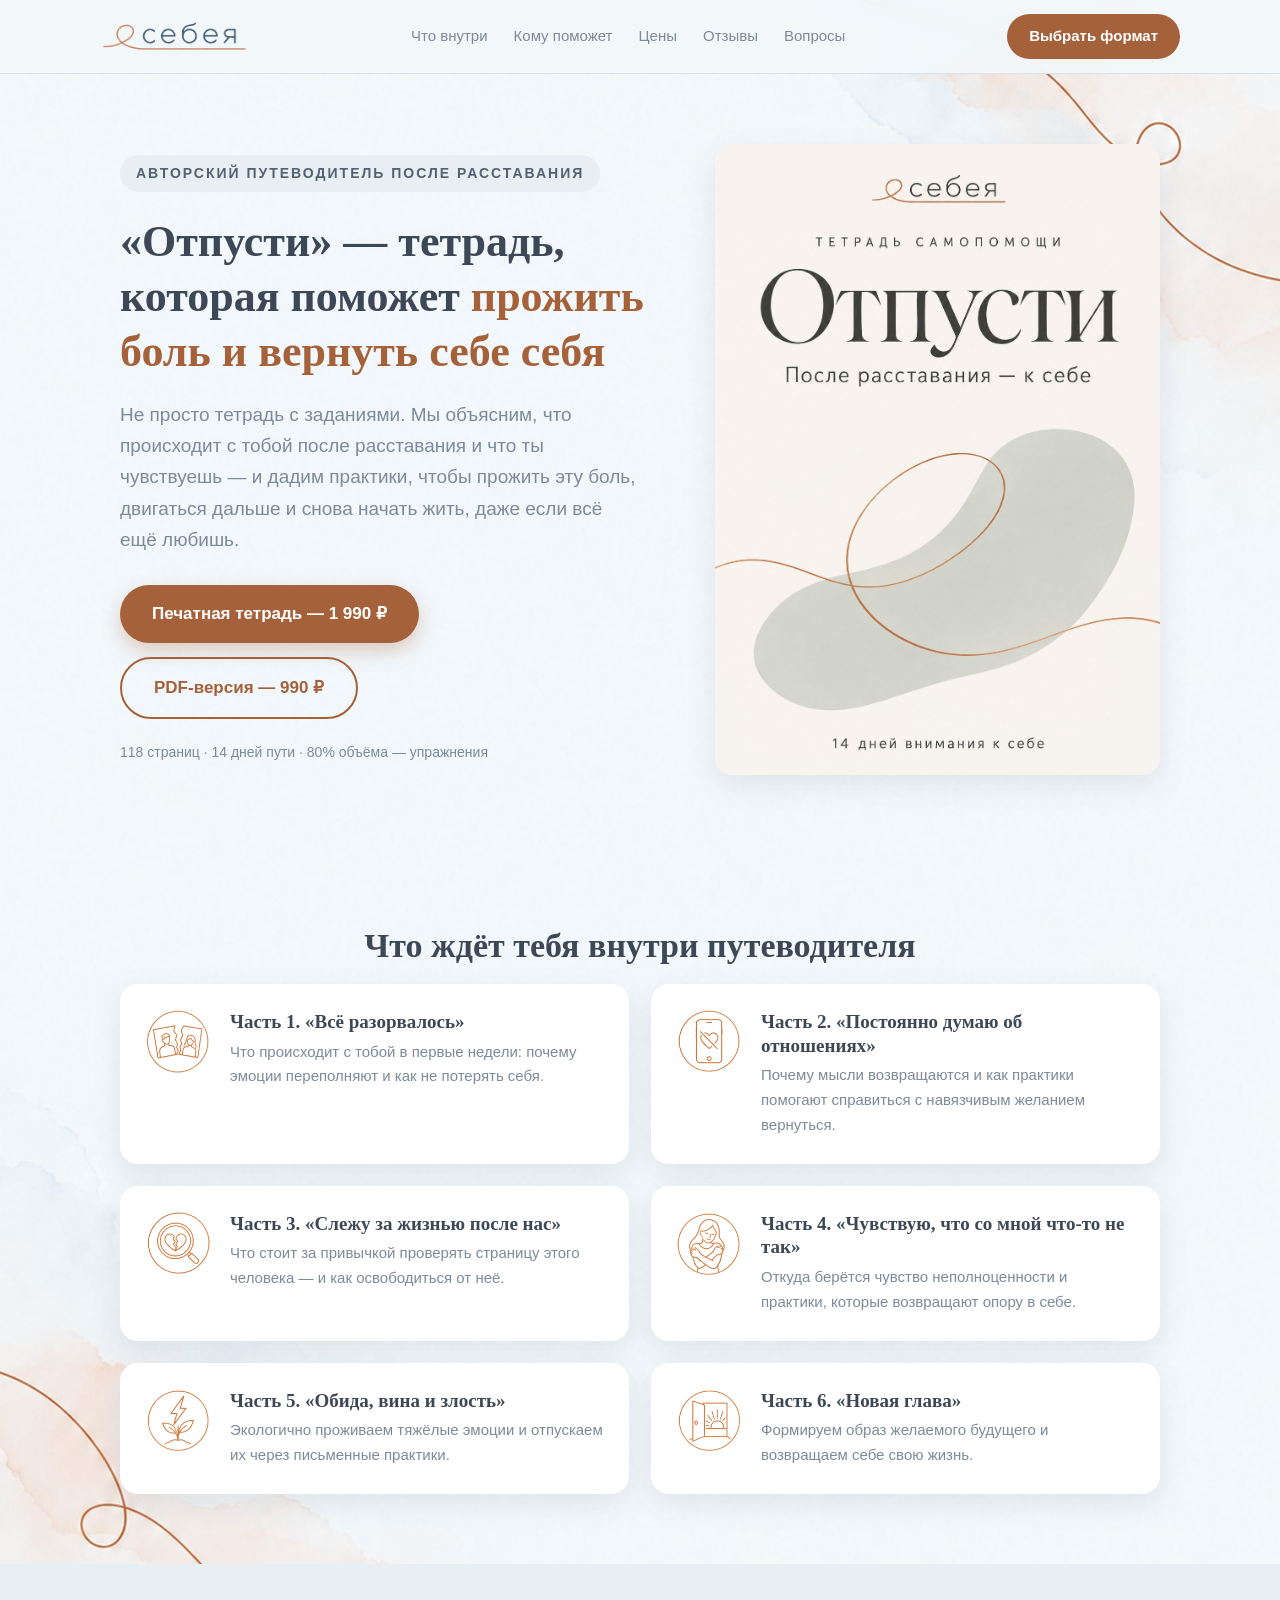
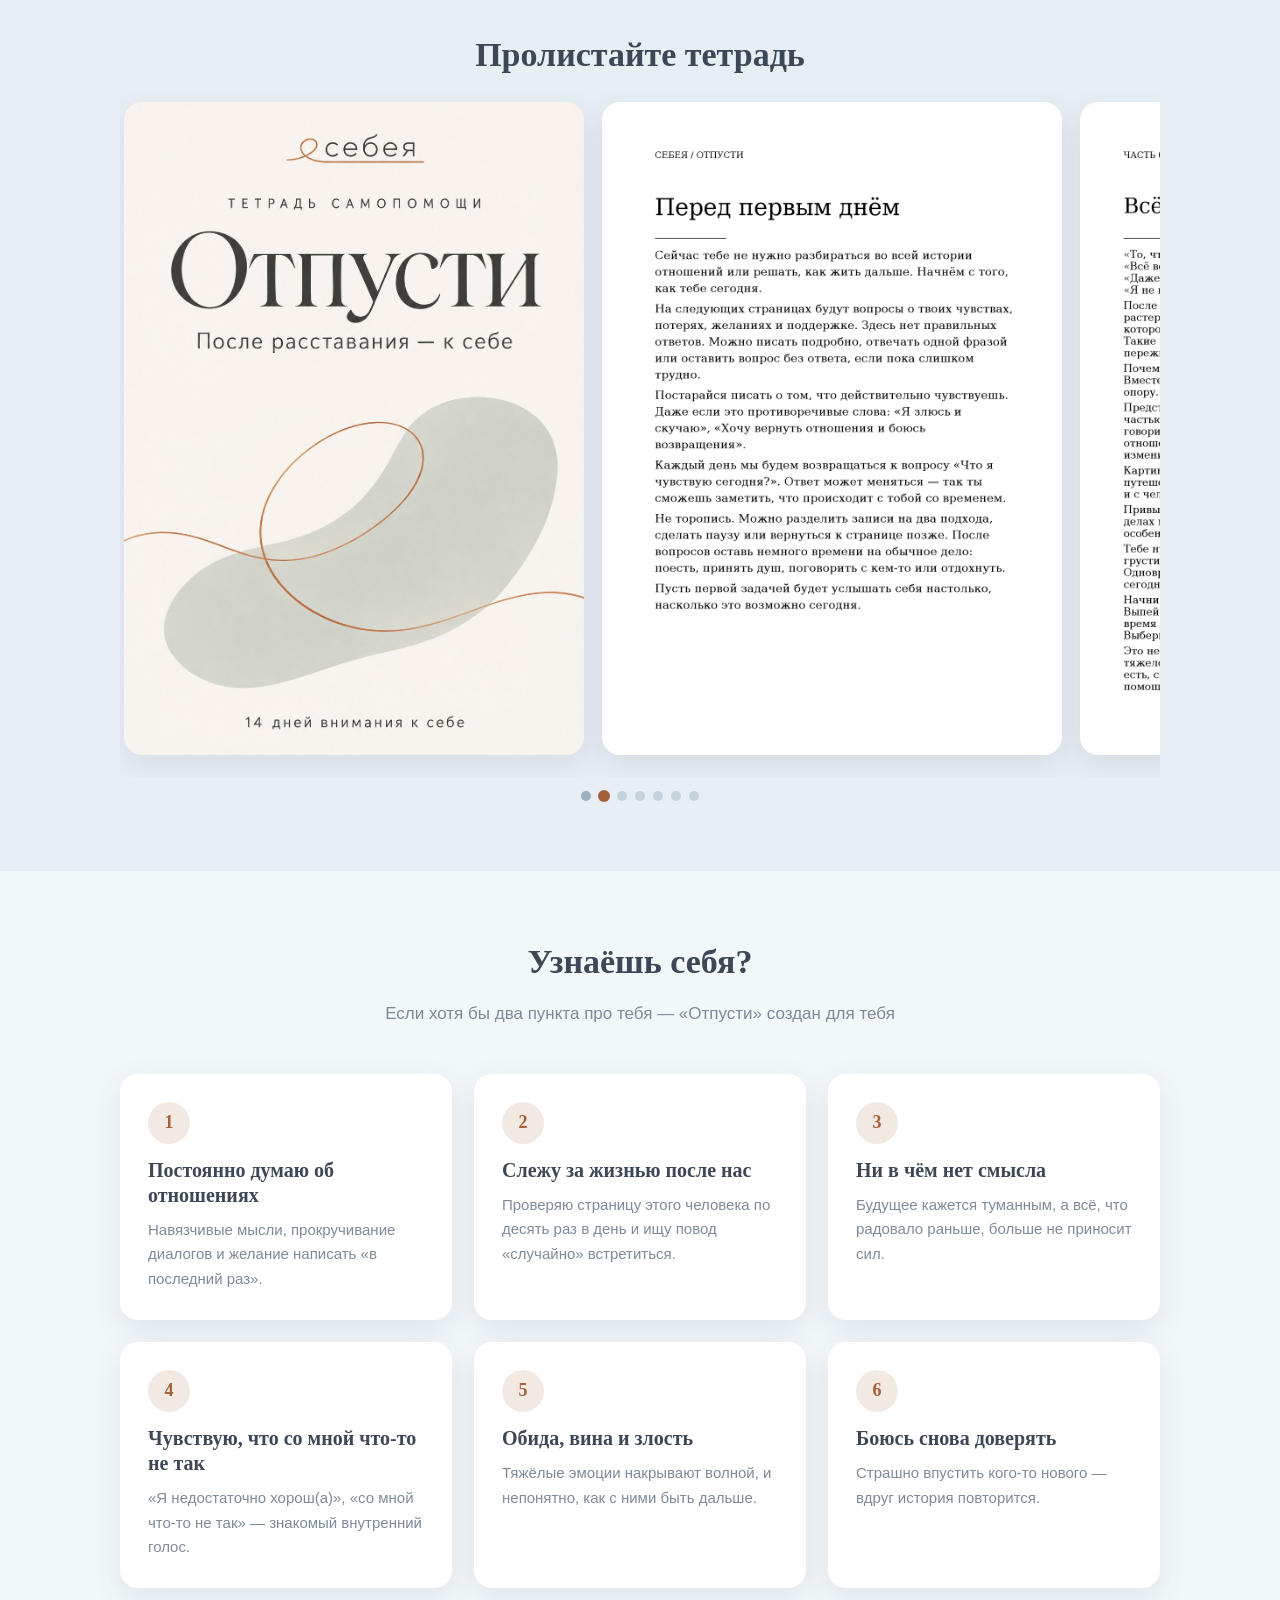
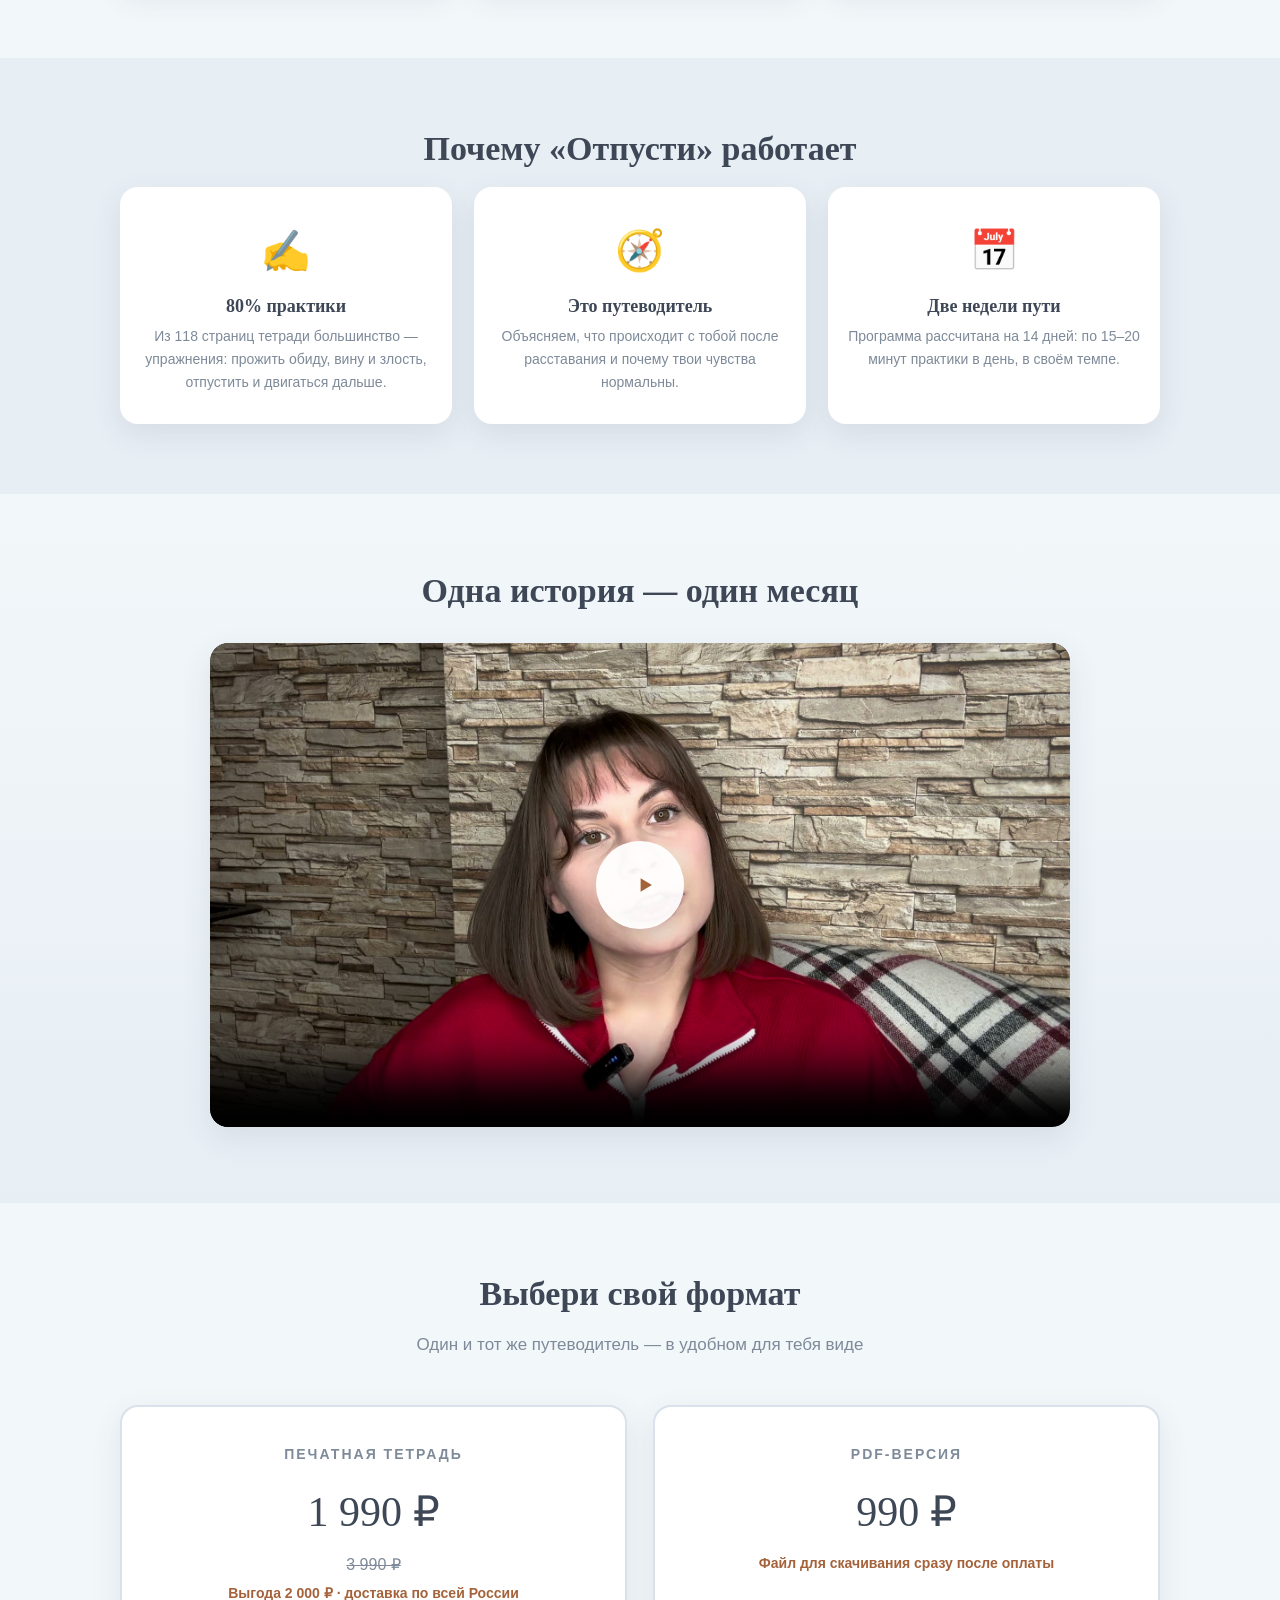
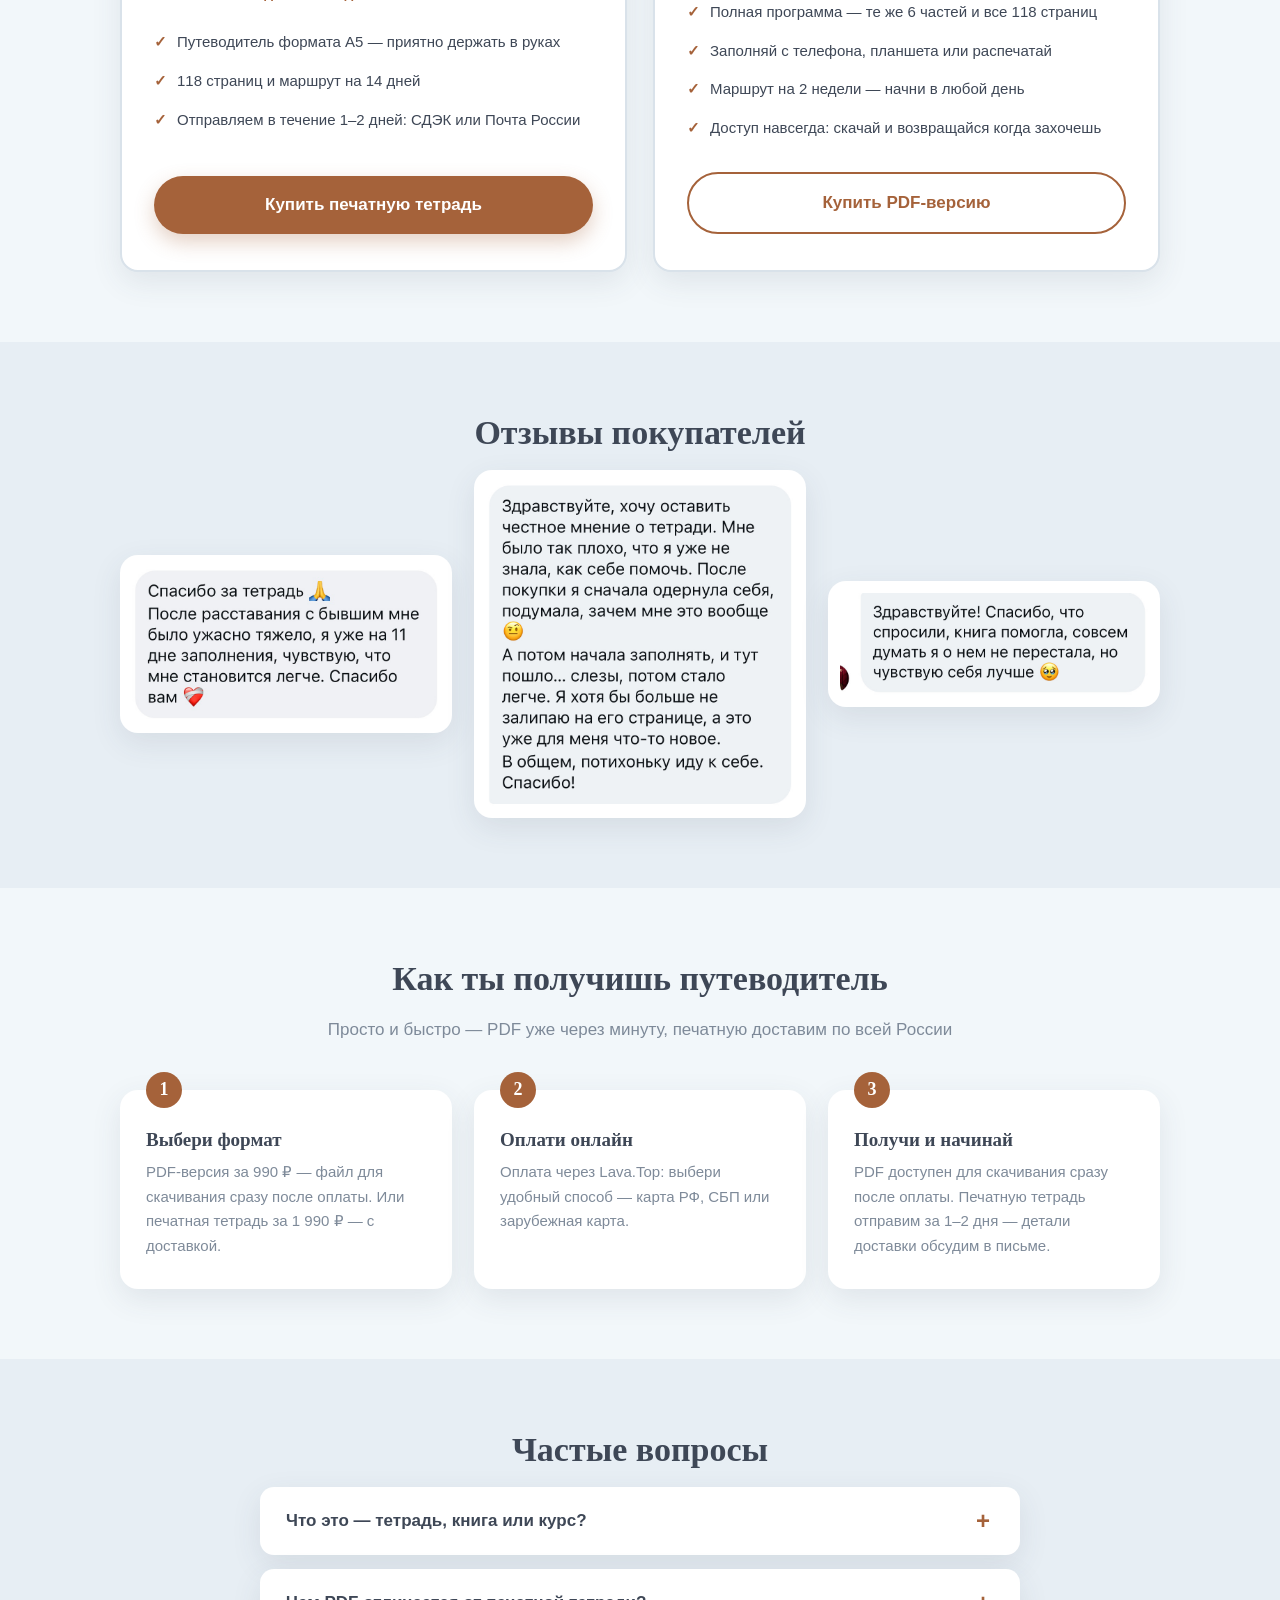
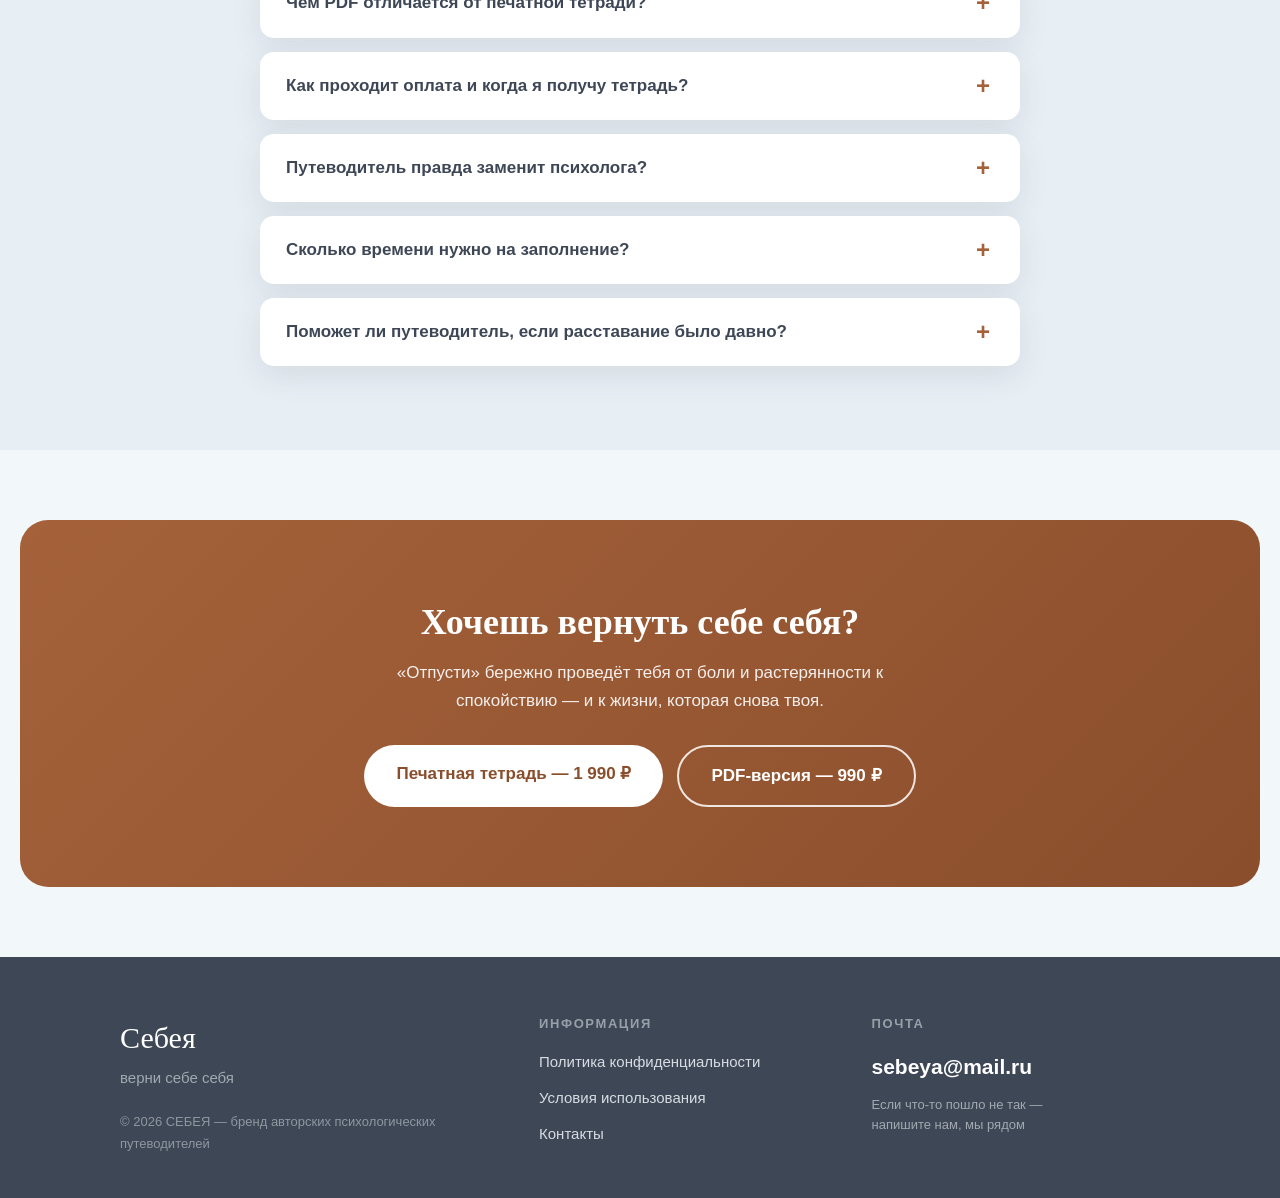
<file: index.html>
<!DOCTYPE html>
<html lang="ru">
<head>
  <meta charset="UTF-8">
  <meta name="viewport" content="width=device-width, initial-scale=1.0">
  <title>Себея — тетрадь «Отпусти»: пережить расставание за 2 недели</title>
  <meta name="description" content="«Отпусти» — авторская тетрадь самопомощи после расставания: 118 страниц, путь на 14 дней, 80% объёма — упражнения. PDF за 990 ₽ или печатная за 1 990 ₽.">
  <link rel="stylesheet" href="css/style.css?v=17">
  <link rel="icon" type="image/svg+xml" href="img/logo.svg">

  <!-- Yandex.Metrika counter -->
  <script type="text/javascript">
      (function(m,e,t,r,i,k,a){
          m[i]=m[i]||function(){(m[i].a=m[i].a||[]).push(arguments)};
          m[i].l=1*new Date();
          for (var j = 0; j < document.scripts.length; j++) {if (document.scripts[j].src === r) { return; }}
          k=e.createElement(t),a=e.getElementsByTagName(t)[0],k.async=1,k.src=r,a.parentNode.insertBefore(k,a)
      })(window, document,'script','https://mc.yandex.ru/metrika/tag.js?id=113660247', 'ym');

      ym(113660247, 'init', {ssr:true, webvisor:true, clickmap:true, ecommerce:"dataLayer", referrer: document.referrer, url: location.href, accurateTrackBounce:true, trackLinks:true});
  </script>
  <!-- /Yandex.Metrika counter -->

  <!-- Meta Pixel Code -->
  <script>
  !function(f,b,e,v,n,t,s)
  {if(f.fbq)return;n=f.fbq=function(){n.callMethod?
  n.callMethod.apply(n,arguments):n.queue.push(arguments)};
  if(!f._fbq)f._fbq=n;n.push=n;n.loaded=!0;n.version='2.0';
  n.queue=[];t=b.createElement(e);t.async=!0;
  t.src=v;s=b.getElementsByTagName(e)[0];
  s.parentNode.insertBefore(t,s)}(window, document,'script',
  'https://connect.facebook.net/en_US/fbevents.js');
  fbq('init', '1431070221989734');
  fbq('track', 'PageView');
  </script>
  <noscript><img height="1" width="1" style="display:none"
  src="https://www.facebook.com/tr?id=1431070221989734&ev=PageView&noscript=1"
  /></noscript>
  <!-- End Meta Pixel Code -->
</head>
<body>
  <noscript><div><img src="https://mc.yandex.ru/watch/113660247" style="position:absolute; left:-9999px;" alt="" /></div></noscript>

  <!-- Шапка -->
  <header class="site-header">
    <div class="container header-inner">
      <a class="logo" href="index.html"><img src="img/logo.png" alt="Себея"></a>
      <nav class="main-nav">
        <a href="#inside">Что внутри</a>
        <a href="#for-whom">Кому поможет</a>
        <a href="#price">Цены</a>
        <a href="#reviews">Отзывы</a>
        <a href="#faq">Вопросы</a>
      </nav>
      <button class="nav-toggle" id="navToggle" aria-label="Меню" aria-expanded="false">☰</button>
      <a class="header-cta" href="#price">Выбрать формат</a>
    </div>
  </header>

  <!-- Hero -->
  <section class="hero">
    <div class="container hero-grid">
      <div>
        <span class="eyebrow">Авторский путеводитель после расставания</span>
        <h1>«Отпусти» — тетрадь, которая поможет <em>прожить боль и вернуть себе себя</em></h1>
        <p class="lead">Не просто тетрадь с заданиями. Мы объясним, что происходит с тобой после расставания и что ты чувствуешь — и дадим практики, чтобы прожить эту боль, двигаться дальше и снова начать жить, даже если всё ещё любишь.</p>
        <div class="hero-actions">
          <a href="#" class="btn btn-primary" data-buy="notebook">Печатная тетрадь — 1 990 ₽</a>
          <a href="#" class="btn btn-ghost" data-buy="pdf">PDF-версия — 990 ₽</a>
        </div>
        <p class="hero-note">118 страниц · 14 дней пути · 80% объёма — упражнения</p>
      </div>
      <div class="hero-image">
        <img src="img/cover.jpg" alt="Обложка тетради «Отпусти» — «После расставания — к себе»">
      </div>
    </div>
  </section>

  <!-- Что внутри -->
  <section class="section" id="inside">
    <div class="container">
      <h2 class="section-title">Что ждёт тебя внутри путеводителя</h2>
      <div class="parts">
        <div class="part">
          <div class="part-icon"><img src="img/part-1.png" alt=""></div>
          <div>
            <h3>Часть 1. «Всё разорвалось»</h3>
            <p>Что происходит с тобой в первые недели: почему эмоции переполняют и как не потерять себя.</p>
          </div>
        </div>
        <div class="part">
          <div class="part-icon"><img src="img/part-2.png" alt=""></div>
          <div>
            <h3>Часть 2. «Постоянно думаю об отношениях»</h3>
            <p>Почему мысли возвращаются и как практики помогают справиться с навязчивым желанием вернуться.</p>
          </div>
        </div>
        <div class="part">
          <div class="part-icon"><img src="img/part-3.png" alt=""></div>
          <div>
            <h3>Часть 3. «Слежу за жизнью после нас»</h3>
            <p>Что стоит за привычкой проверять страницу этого человека — и как освободиться от неё.</p>
          </div>
        </div>
        <div class="part">
          <div class="part-icon"><img src="img/part-4.png" alt=""></div>
          <div>
            <h3>Часть 4. «Чувствую, что со мной что-то не так»</h3>
            <p>Откуда берётся чувство неполноценности и практики, которые возвращают опору в себе.</p>
          </div>
        </div>
        <div class="part">
          <div class="part-icon"><img src="img/part-5.png" alt=""></div>
          <div>
            <h3>Часть 5. «Обида, вина и злость»</h3>
            <p>Экологично проживаем тяжёлые эмоции и отпускаем их через письменные практики.</p>
          </div>
        </div>
        <div class="part">
          <div class="part-icon"><img src="img/part-6.png" alt=""></div>
          <div>
            <h3>Часть 6. «Новая глава»</h3>
            <p>Формируем образ желаемого будущего и возвращаем себе свою жизнь.</p>
          </div>
        </div>
      </div>
    </div>
  </section>

  <!-- Пролистайте тетрадь (бесплатная часть) -->
  <section class="section section-alt">
    <div class="container">
      <h2 class="section-title">Пролистайте тетрадь</h2>
      <div class="preview-row">
        <img class="preview-card" src="img/free/free-01.jpg" alt="Обложка тетради «Отпусти» — «После расставания — к себе»">
        <img class="preview-card" src="img/free/free-02.png" alt="Страница «Перед первым днём» — как устроена тетрадь">
        <img class="preview-card" src="img/free/free-03.png" alt="Часть 01. «Всё разорвалось» — начало пути">
        <img class="preview-card" src="img/free/free-04.png" alt="День 01. «Как мне сейчас» — старт программы">
        <img class="preview-card" src="img/free/free-05.png" alt="Практика дня: «Что я чувствую сегодня?» — и место для своего ответа">
        <img class="preview-card" src="img/free/free-06.png" alt="Практика дня: «Что сейчас даётся мне тяжелее всего?»">
        <img class="preview-card" src="img/free/free-07.png" alt="Практика: «Что изменилось в моей повседневной жизни после расставания?»">
      </div>
    </div>
  </section>

  <!-- Кому поможет -->
  <section class="section" id="for-whom">
    <div class="container">
      <h2 class="section-title">Узнаёшь себя?</h2>
      <p class="section-sub">Если хотя бы два пункта про тебя — «Отпусти» создан для тебя</p>
      <div class="pains-grid">
        <div class="pain">
          <div class="num">1</div>
          <h3>Постоянно думаю об отношениях</h3>
          <p>Навязчивые мысли, прокручивание диалогов и желание написать «в последний раз».</p>
        </div>
        <div class="pain">
          <div class="num">2</div>
          <h3>Слежу за жизнью после нас</h3>
          <p>Проверяю страницу этого человека по десять раз в день и ищу повод «случайно» встретиться.</p>
        </div>
        <div class="pain">
          <div class="num">3</div>
          <h3>Ни в чём нет смысла</h3>
          <p>Будущее кажется туманным, а всё, что радовало раньше, больше не приносит сил.</p>
        </div>
        <div class="pain">
          <div class="num">4</div>
          <h3>Чувствую, что со мной что-то не так</h3>
          <p>«Я недостаточно хорош(а)», «со мной что-то не так» — знакомый внутренний голос.</p>
        </div>
        <div class="pain">
          <div class="num">5</div>
          <h3>Обида, вина и злость</h3>
          <p>Тяжёлые эмоции накрывают волной, и непонятно, как с ними быть дальше.</p>
        </div>
        <div class="pain">
          <div class="num">6</div>
          <h3>Боюсь снова доверять</h3>
          <p>Страшно впустить кого-то нового — вдруг история повторится.</p>
        </div>
      </div>
    </div>
  </section>

  <!-- Особенности -->
  <section class="section section-alt">
    <div class="container">
      <h2 class="section-title">Почему «Отпусти» работает</h2>
      <div class="features-grid">
        <div class="feature">
          <span class="icon">✍️</span>
          <h3>80% практики</h3>
          <p>Из 118 страниц тетради большинство — упражнения: прожить обиду, вину и злость, отпустить и двигаться дальше.</p>
        </div>
        <div class="feature">
          <span class="icon">🧭</span>
          <h3>Это путеводитель</h3>
          <p>Объясняем, что происходит с тобой после расставания и почему твои чувства нормальны.</p>
        </div>
        <div class="feature">
          <span class="icon">📅</span>
          <h3>Две недели пути</h3>
          <p>Программа рассчитана на 14 дней: по 15–20 минут практики в день, в своём темпе.</p>
        </div>
      </div>
    </div>
  </section>

  <!-- Видео-история: месяц с тетрадью -->
  <section class="section section-story" id="story">
    <div class="container">
      <h2 class="section-title">Одна история — один месяц</h2>
      <div class="story-player" id="story-player">
        <video id="story-video" controls preload="none" playsinline poster="img/story/poster.jpg">
          <source src="img/story/story-video.mp4" type="video/mp4">
          Твой браузер не поддерживает встроенное видео.
        </video>
        <button class="story-play" id="story-play" type="button" aria-label="Смотреть видео-историю">
          <svg viewBox="0 0 64 64" aria-hidden="true"><path d="M26 20 L46 32 L26 44 Z"/></svg>
        </button>
      </div>
    </div>
  </section>

  <!-- Цены -->
  <section class="section" id="price">
    <div class="container">
      <h2 class="section-title">Выбери свой формат</h2>
      <p class="section-sub">Один и тот же путеводитель — в удобном для тебя виде</p>
      <div class="plan-cards">
        <div class="plan">
          <div class="plan-name">Печатная тетрадь</div>
          <div class="plan-price">1 990 ₽</div>
          <div class="plan-old">3 990 ₽</div>
          <div class="plan-save">Выгода 2 000 ₽ · доставка по всей России</div>
          <ul>
            <li>Путеводитель формата А5 — приятно держать в руках</li>
            <li>118 страниц и маршрут на 14 дней</li>
            <li>Отправляем в течение 1–2 дней: СДЭК или Почта России</li>
          </ul>
          <a href="#" class="btn btn-primary" data-buy="notebook">Купить печатную тетрадь</a>
        </div>
        <div class="plan">
          <div class="plan-name">PDF-версия</div>
          <div class="plan-price">990 ₽</div>
          <div class="plan-save">Файл для скачивания сразу после оплаты</div>
          <ul>
            <li>Полная программа — те же 6 частей и все 118 страниц</li>
            <li>Заполняй с телефона, планшета или распечатай</li>
            <li>Маршрут на 2 недели — начни в любой день</li>
            <li>Доступ навсегда: скачай и возвращайся когда захочешь</li>
          </ul>
          <a href="#" class="btn btn-ghost" data-buy="pdf">Купить PDF-версию</a>
        </div>
      </div>
    </div>
  </section>

  <!-- Отзывы покупателей (реальные скрины) -->
  <section class="section section-alt" id="reviews">
    <div class="container">
      <h2 class="section-title">Отзывы покупателей</h2>
      <div class="reviews-grid">
        <figure class="review-card">
          <img src="img/reviews/otziv-2.png" alt="Скрин отзыва: «я уже на 11 дне заполнения, чувствую, что мне становится легче»">
        </figure>
        <figure class="review-card">
          <img src="img/reviews/otziv-1.png" alt="Скрин отзыва: «начала заполнять, и тут пошло… слёзы, потом стало легче. Я хотя бы больше не залипаю на его странице»">
        </figure>
        <figure class="review-card">
          <img src="img/reviews/otziv-3.png" alt="Скрин отзыва: «совсем думать о нём не перестала, но чувствую себя лучше»">
        </figure>
      </div>
    </div>
  </section>

  <!-- Как получишь -->
  <section class="section" id="how">
    <div class="container">
      <h2 class="section-title">Как ты получишь путеводитель</h2>
      <p class="section-sub">Просто и быстро — PDF уже через минуту, печатную доставим по всей России</p>
      <div class="steps">
        <div class="step">
          <h3>Выбери формат</h3>
          <p>PDF-версия за 990 ₽ — файл для скачивания сразу после оплаты. Или печатная тетрадь за 1 990 ₽ — с доставкой.</p>
        </div>
        <div class="step">
          <h3>Оплати онлайн</h3>
          <p>Оплата через Lava.Top: выбери удобный способ — карта РФ, СБП или зарубежная карта.</p>
        </div>
        <div class="step">
          <h3>Получи и начинай</h3>
          <p>PDF доступен для скачивания сразу после оплаты. Печатную тетрадь отправим за 1–2 дня — детали доставки обсудим в письме.</p>
        </div>
      </div>
    </div>
  </section>

  <!-- FAQ -->
  <section class="section section-alt" id="faq">
    <div class="container">
      <h2 class="section-title">Частые вопросы</h2>
      <div class="faq">
        <details>
          <summary>Что это — тетрадь, книга или курс?</summary>
          <p>Это путеводитель. В каждой части мы коротко и понятно объясняем, что с тобой происходит после расставания и почему твои чувства нормальны, а дальше — практики, которые ты выполняешь в своём темпе. Всего в тетради 118 страниц, и 80% объёма — упражнения.</p>
        </details>
        <details>
          <summary>Чем PDF отличается от печатной тетради?</summary>
          <p>Содержание одинаковое: все 6 частей и все 118 страниц. PDF за 990 ₽ — сразу после оплаты открывается доступ к файлу для скачивания: заполняешь с телефона или распечатываешь. Печатная тетрадь за 1 990 ₽ — это красивый физический путеводитель формата А5, который мы отправляем доставкой по России.</p>
        </details>
        <details>
          <summary>Как проходит оплата и когда я получу тетрадь?</summary>
          <p>Оплата проходит через сервис Lava.Top: сначала выбираешь удобный способ оплаты — карту РФ, СБП или зарубежную карту. Если приобретаешь PDF-версию, файл можно скачать прямо на Lava сразу после оплаты. Если печатную — после оплаты жди от нас письмо о том, что заказ принят: мы запросим адрес, номер телефона и почту для связи, рассчитаем скорость и стоимость доставки и отправим тетрадь. Сроки и стоимость доставки зависят от выбранной транспортной компании, а упаковка и отправка самой тетради занимают 1–2 дня.</p>
        </details>
        <details>
          <summary>Путеводитель правда заменит психолога?</summary>
          <p>Внутри — те же практики и техники, которые психолог даёт на сессиях по проработке расставания, только ты проходишь их в своём темпе, за 1 990 ₽ вместо 30 000 ₽ за курс из 10 сессий. При этом при глубоких травмах и острых состояниях (депрессия, панические атаки) мы честно рекомендуем живого специалиста — путеводитель в таких случаях работает как поддержка, а не как замена терапии.</p>
        </details>
        <details>
          <summary>Сколько времени нужно на заполнение?</summary>
          <p>Программа рассчитана на 2 недели: по 15–20 минут практики в день. Но темп задаёшь ты — можно двигаться быстрее или медленнее, это твоя история.</p>
        </details>
        <details>
          <summary>Поможет ли путеводитель, если расставание было давно?</summary>
          <p>Да. Практики работают и со «свежими» расставаниями, и с давними историями, которые всё ещё цепляют. Многие покупатели говорят, что именно с «Отпусти» наконец-то закрыли гештальт многолетней давности.</p>
        </details>
      </div>
    </div>
  </section>

  <!-- Финальный CTA -->
  <div class="final-cta">
    <h2>Хочешь вернуть себе себя?</h2>
    <p>«Отпусти» бережно проведёт тебя от боли и растерянности к спокойствию — и к жизни, которая снова твоя.</p>
    <div class="final-cta-actions">
      <a href="#" class="btn" data-buy="notebook">Печатная тетрадь — 1 990 ₽</a>
      <a href="#" class="btn btn-ghost" data-buy="pdf">PDF-версия — 990 ₽</a>
    </div>
  </div>

  <!-- Подвал -->
  <footer class="site-footer">
    <div class="container footer-grid">
      <div>
        <div class="footer-logo">Себея</div>
        <p class="footer-tagline">верни себе себя</p>
        <p class="footer-copy">© 2026 СЕБЕЯ — бренд авторских психологических путеводителей</p>
      </div>
      <div class="footer-col">
        <h4>Информация</h4>
        <div class="footer-links">
          <a href="politika-konfidencialnosti.html">Политика конфиденциальности</a>
          <a href="usloviya-ispolzovaniya.html">Условия использования</a>
          <a href="kontakty.html">Контакты</a>
        </div>
      </div>
      <div class="footer-col">
        <h4>Почта</h4>
        <a class="footer-mail" href="mailto:sebeya@mail.ru">sebeya@mail.ru</a>
        <p class="footer-note">Если что-то пошло не так —<br>напишите нам, мы рядом</p>
      </div>
    </div>
  </footer>

  <script src="js/main.js?v=16"></script>
</body>
</html>
</file>
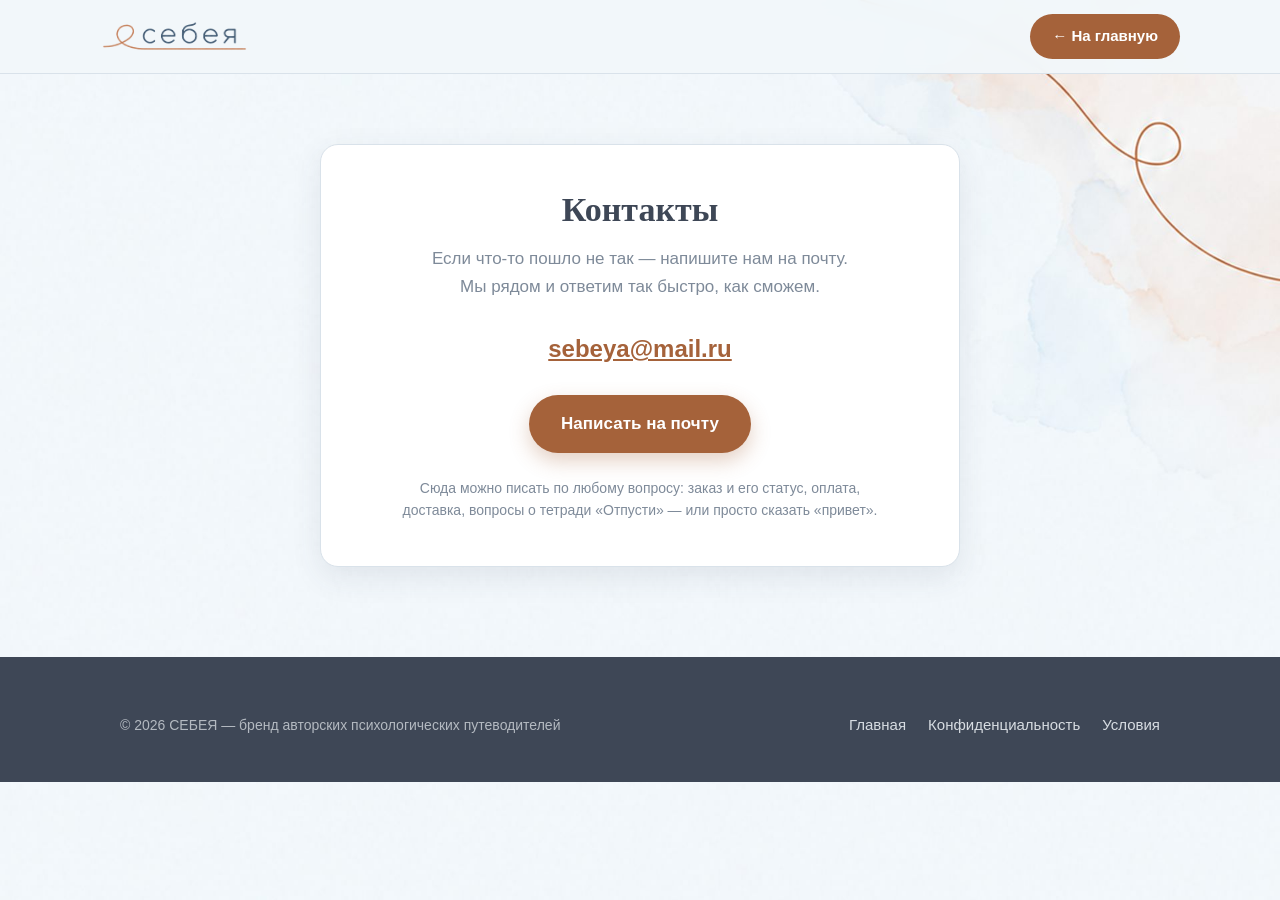
<file: kontakty.html>
<!DOCTYPE html>
<html lang="ru">
<head>
  <meta charset="UTF-8">
  <meta name="viewport" content="width=device-width, initial-scale=1.0">
  <title>Контакты | Себея</title>
  <meta name="description" content="Контакты бренда Себея: почта для вопросов о заказе, оплате и доставке тетради «Отпусти».">
  <link rel="stylesheet" href="css/style.css?v=11">
  <link rel="icon" type="image/svg+xml" href="img/logo.svg">
  <style>
    /* Контакты — единственная страница с собственной мини-вёрсткой */
    .contacts-wrap { padding: 70px 0 90px; }
    .contacts-card {
      max-width: 640px;
      margin: 0 auto;
      background: var(--white);
      border: 1px solid var(--line);
      border-radius: var(--radius);
      box-shadow: var(--shadow);
      padding: 44px 40px;
      text-align: center;
    }
    .contacts-card h1 { font-size: 34px; margin-bottom: 14px; }
    .contacts-lead {
      font-size: 17px;
      color: var(--muted);
      margin-bottom: 28px;
    }
    .contacts-mail {
      display: block;
      font-size: 24px;
      font-weight: bold;
      color: var(--primary);
      margin-bottom: 26px;
      word-break: break-all;
    }
    .contacts-mail:hover { color: var(--primary-dark); }
    .contacts-note {
      font-size: 14px;
      color: var(--muted);
      margin-top: 24px;
      line-height: 1.6;
    }
    @media (max-width: 600px) {
      .contacts-card { padding: 32px 22px; }
      .contacts-card h1 { font-size: 28px; }
      .contacts-mail { font-size: 20px; }
    }
  </style>

  <!-- Yandex.Metrika counter -->
  <script type="text/javascript">
      (function(m,e,t,r,i,k,a){
          m[i]=m[i]||function(){(m[i].a=m[i].a||[]).push(arguments)};
          m[i].l=1*new Date();
          for (var j = 0; j < document.scripts.length; j++) {if (document.scripts[j].src === r) { return; }}
          k=e.createElement(t),a=e.getElementsByTagName(t)[0],k.async=1,k.src=r,a.parentNode.insertBefore(k,a)
      })(window, document,'script','https://mc.yandex.ru/metrika/tag.js?id=113660247', 'ym');

      ym(113660247, 'init', {ssr:true, webvisor:true, clickmap:true, ecommerce:"dataLayer", referrer: document.referrer, url: location.href, accurateTrackBounce:true, trackLinks:true});
  </script>
  <!-- /Yandex.Metrika counter -->

  <!-- Meta Pixel Code -->
  <script>
  !function(f,b,e,v,n,t,s)
  {if(f.fbq)return;n=f.fbq=function(){n.callMethod?
  n.callMethod.apply(n,arguments):n.queue.push(arguments)};
  if(!f._fbq)f._fbq=n;n.push=n;n.loaded=!0;n.version='2.0';
  n.queue=[];t=b.createElement(e);t.async=!0;
  t.src=v;s=b.getElementsByTagName(e)[0];
  s.parentNode.insertBefore(t,s)}(window, document,'script',
  'https://connect.facebook.net/en_US/fbevents.js');
  fbq('init', '1431070221989734');
  fbq('track', 'PageView');
  </script>
  <noscript><img height="1" width="1" style="display:none"
  src="https://www.facebook.com/tr?id=1431070221989734&ev=PageView&noscript=1"
  /></noscript>
  <!-- End Meta Pixel Code -->
</head>
<body>
  <noscript><div><img src="https://mc.yandex.ru/watch/113660247" style="position:absolute; left:-9999px;" alt="" /></div></noscript>

  <!-- Шапка -->
  <header class="site-header">
    <div class="container header-inner">
      <a class="logo" href="index.html"><img src="img/logo.png" alt="Себея"></a>
      <a class="header-cta" href="index.html">← На главную</a>
    </div>
  </header>

  <main class="contacts-wrap">
    <div class="container">
      <div class="contacts-card">
        <h1>Контакты</h1>
        <p class="contacts-lead">Если что-то пошло не так — напишите нам на почту.<br>Мы рядом и ответим так быстро, как сможем.</p>

        <a class="contacts-mail" href="mailto:sebeya@mail.ru">sebeya@mail.ru</a>

        <a class="btn btn-primary" href="mailto:sebeya@mail.ru">Написать на почту</a>

        <p class="contacts-note">
          Сюда можно писать по любому вопросу: заказ и его статус, оплата,<br>
          доставка, вопросы о тетради «Отпусти» — или просто сказать «привет».
        </p>
      </div>
    </div>
  </main>

  <footer class="site-footer">
    <div class="container footer-inner">
      <div>© 2026 СЕБЕЯ — бренд авторских психологических путеводителей</div>
      <div class="footer-links">
        <a href="index.html">Главная</a>
        <a href="politika-konfidencialnosti.html">Конфиденциальность</a>
        <a href="usloviya-ispolzovaniya.html">Условия</a>
      </div>
    </div>
  </footer>

  <script src="js/main.js?v=10"></script>
</body>
</html>
</file>
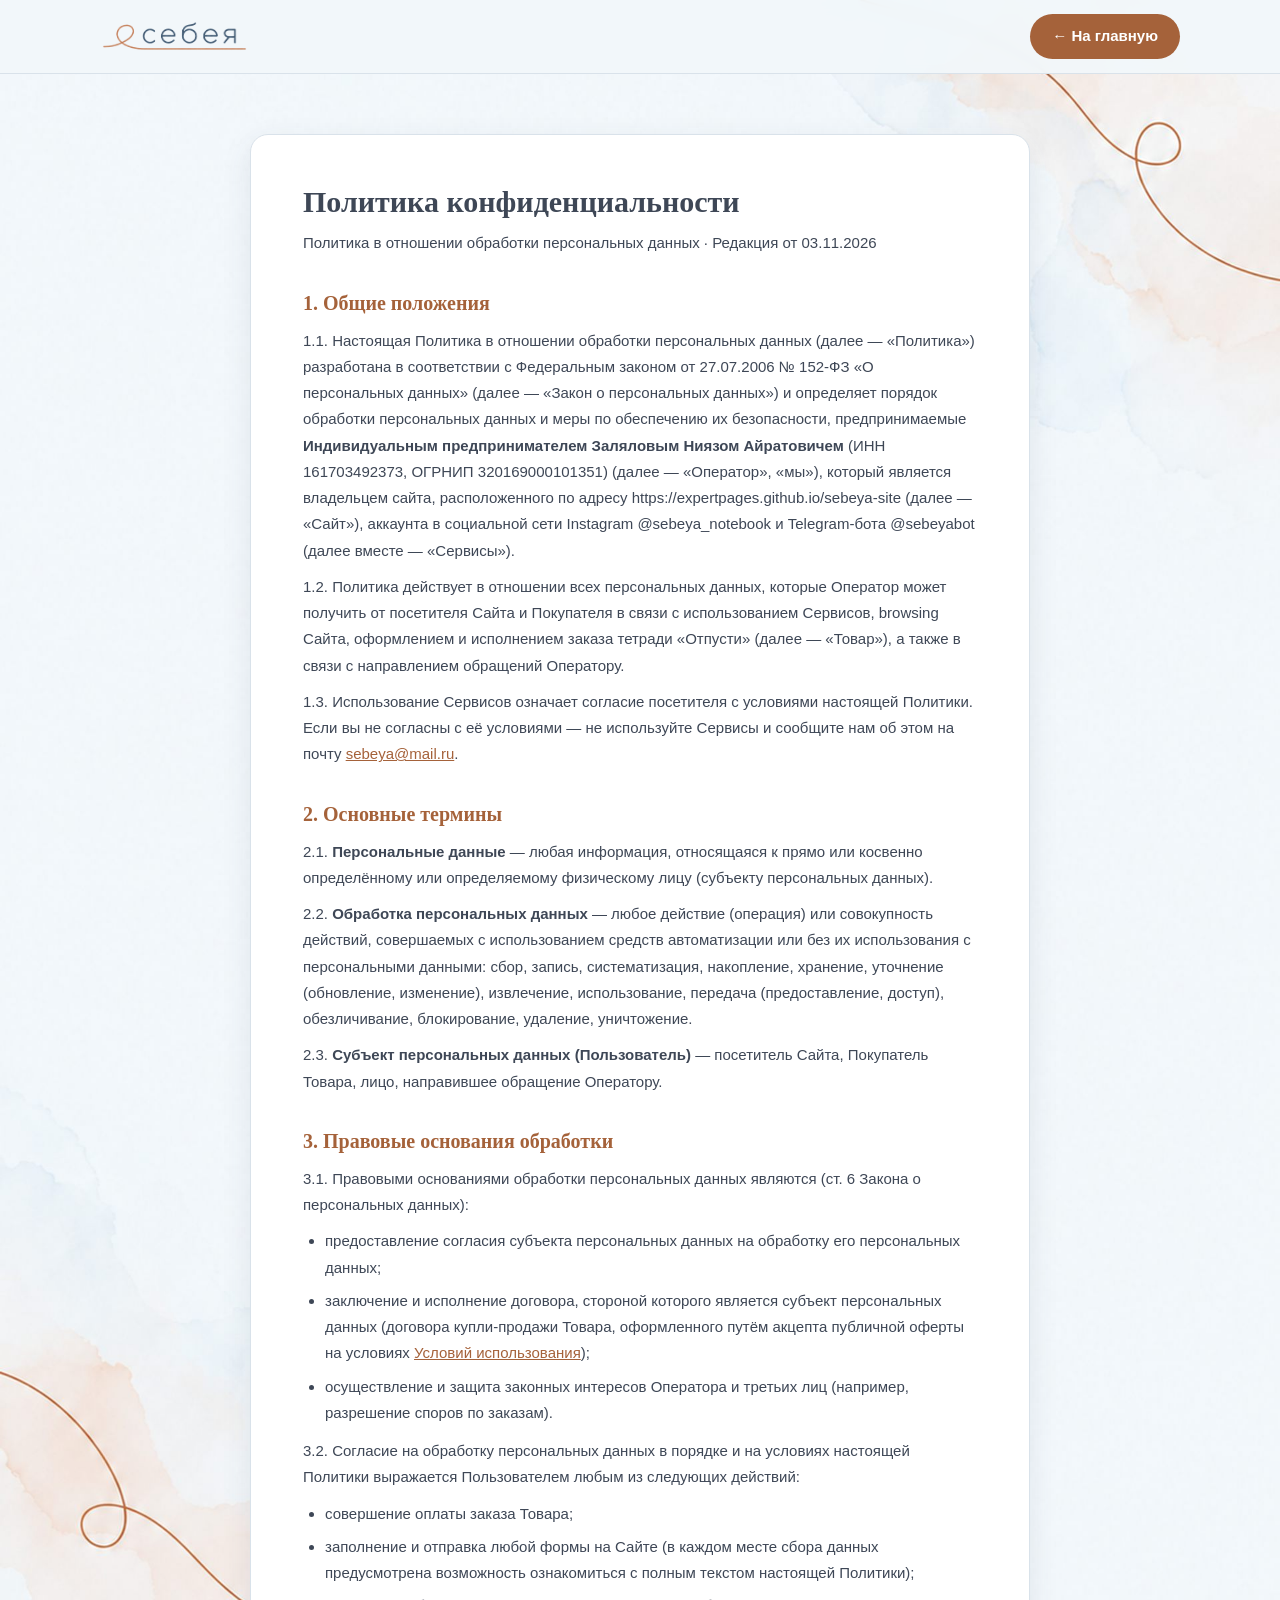
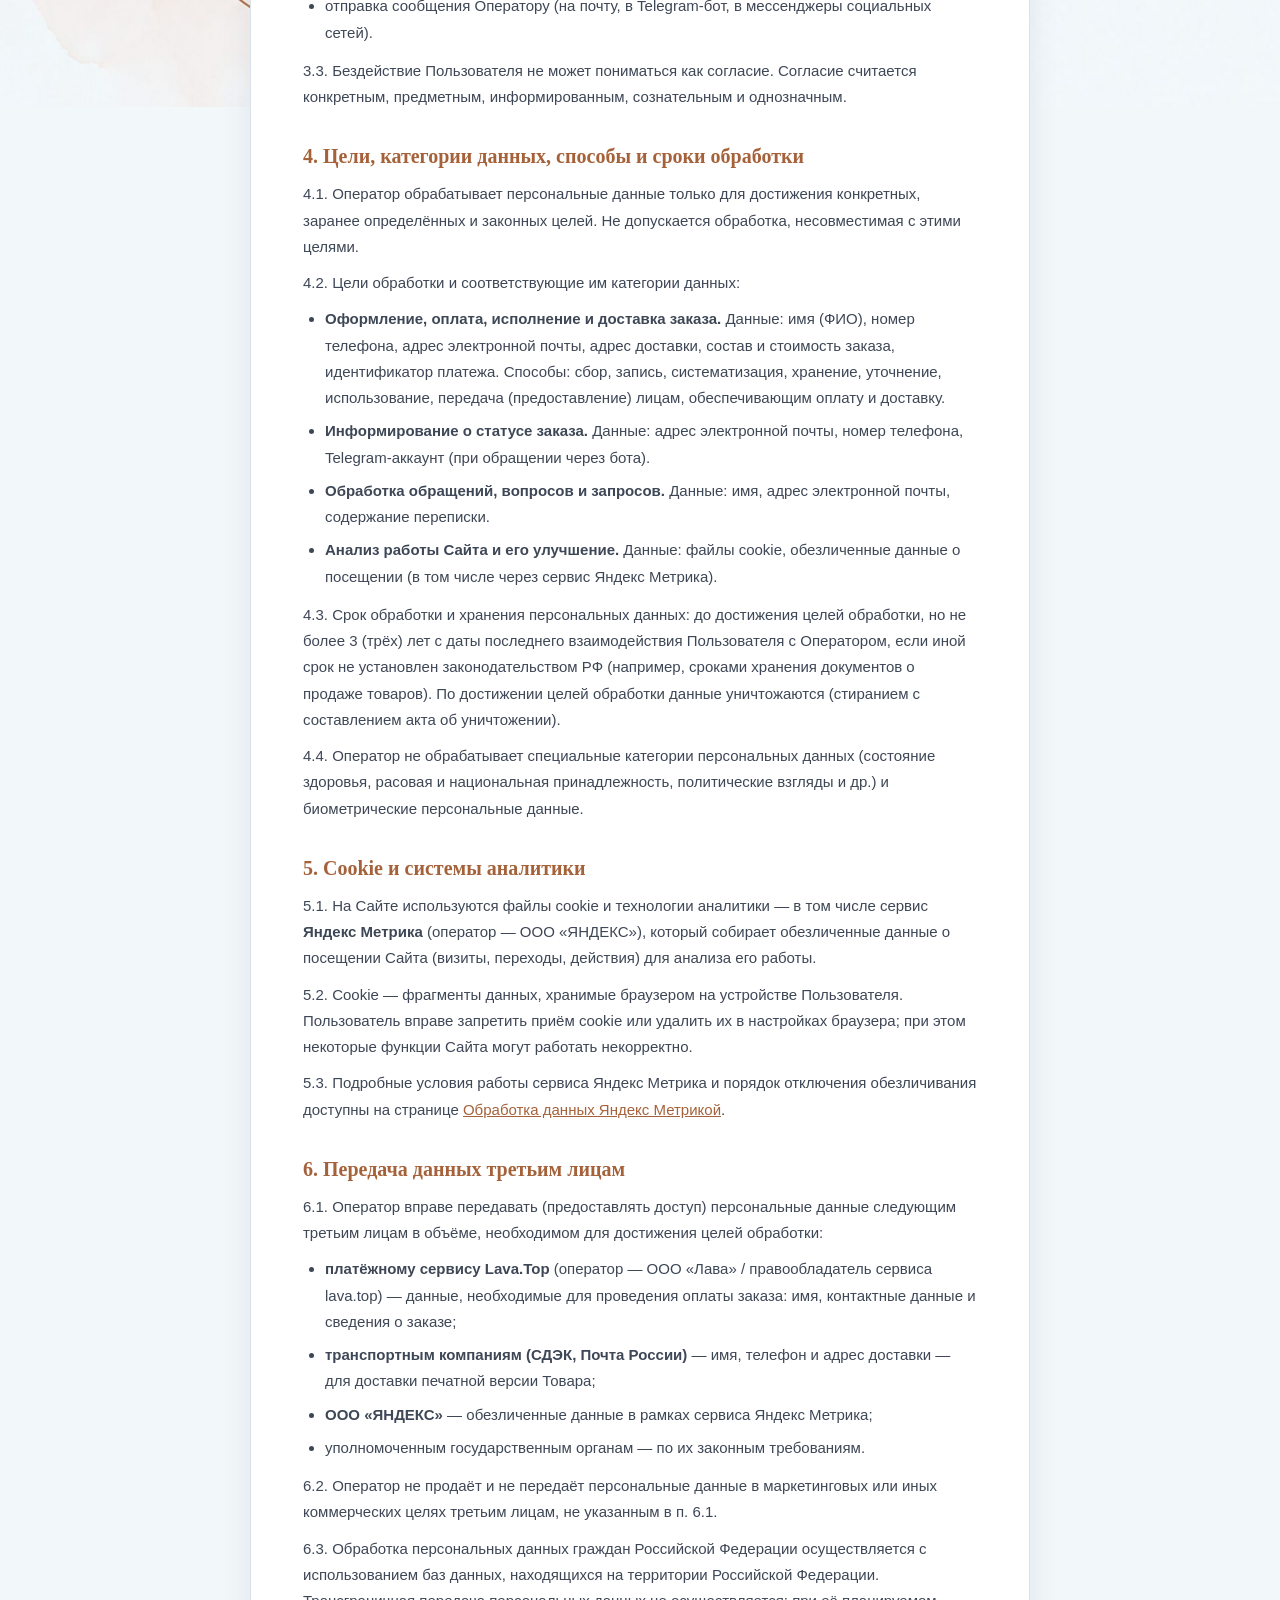
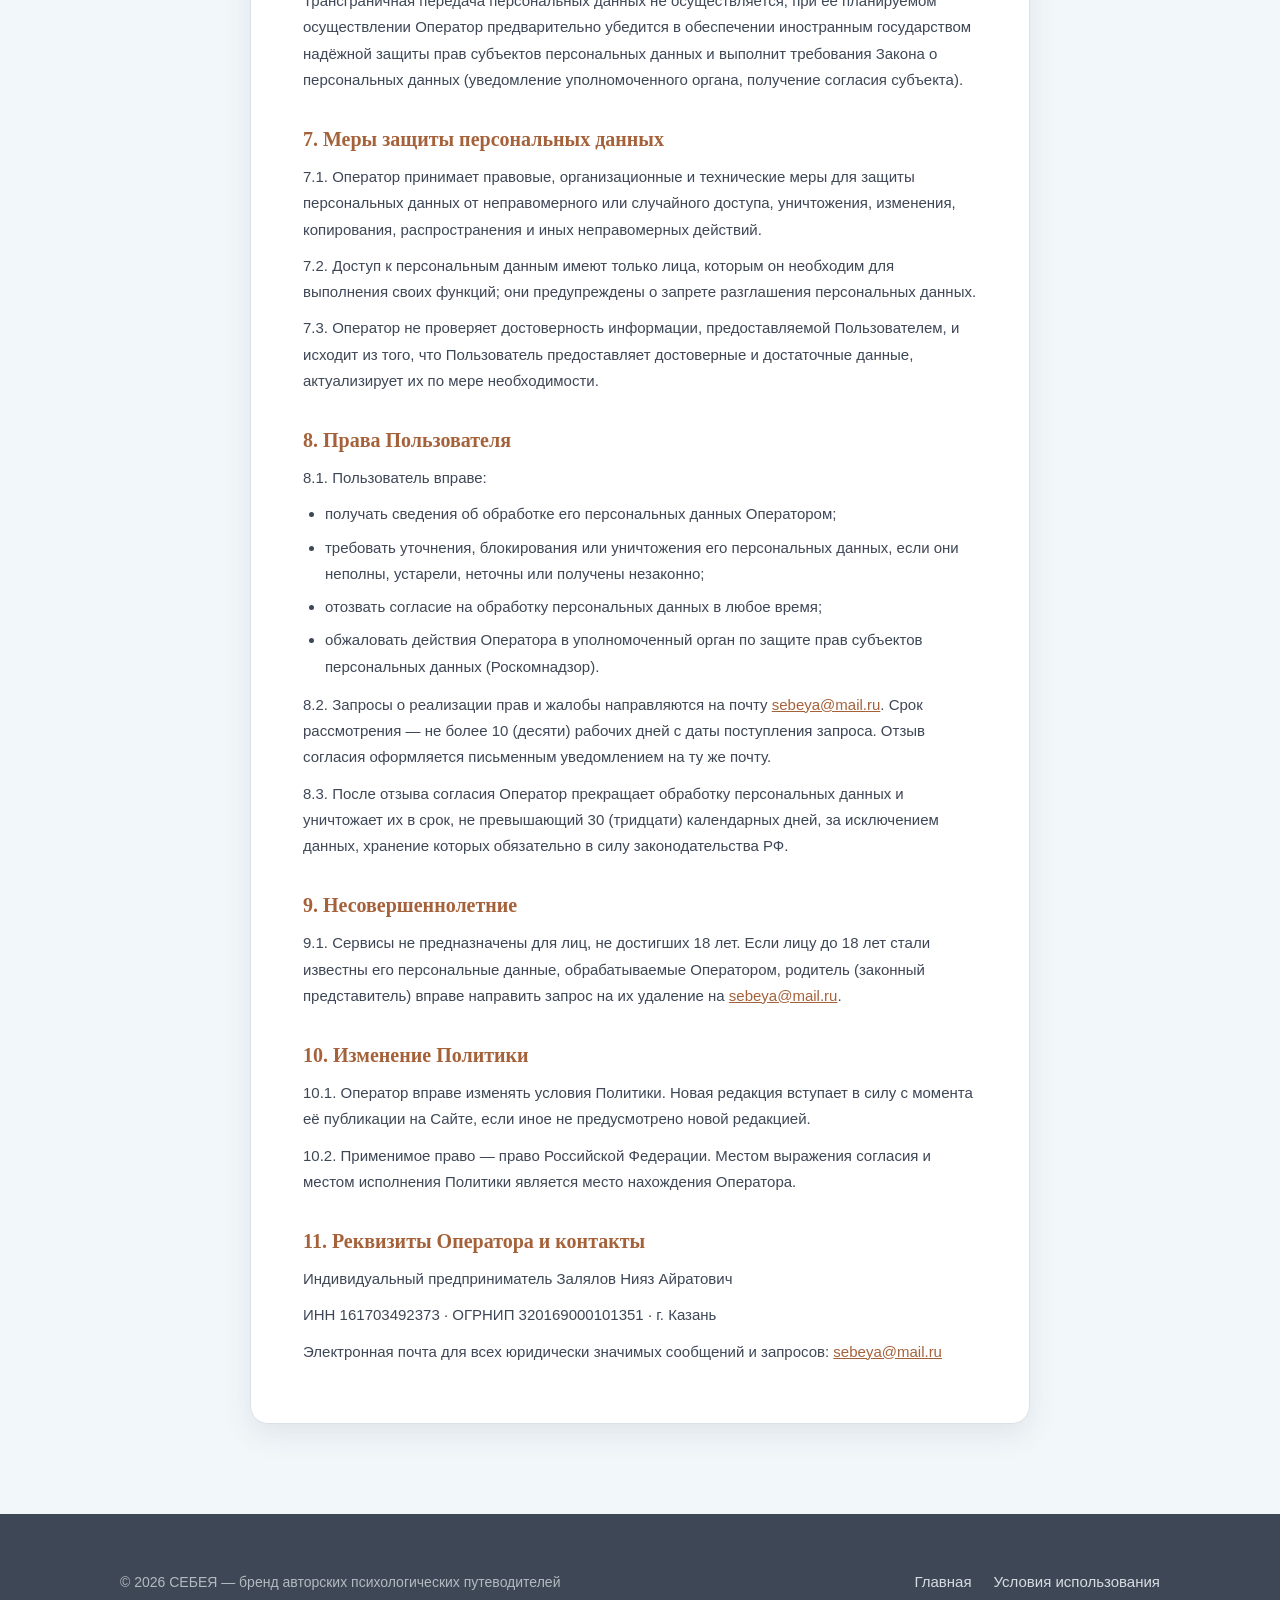
<file: politika-konfidencialnosti.html>
<!DOCTYPE html>
<html lang="ru">
<head>
  <meta charset="UTF-8">
  <meta name="viewport" content="width=device-width, initial-scale=1.0">
  <title>Политика конфиденциальности | Себея</title>
  <meta name="description" content="Политика в отношении обработки персональных данных бренда Себея: какие данные мы собираем, зачем, как их защищаем и как отозвать согласие.">
  <link rel="stylesheet" href="css/style.css?v=11">
  <link rel="icon" type="image/svg+xml" href="img/logo.svg">
  <style>
    .doc-wrap { padding: 60px 0 90px; }
    .doc-card {
      max-width: 780px;
      margin: 0 auto;
      background: var(--white);
      border: 1px solid var(--line);
      border-radius: var(--radius);
      box-shadow: var(--shadow);
      padding: 48px 52px;
    }
    .doc-card h1 { font-size: 30px; margin-bottom: 10px; }
    .doc-updated { font-size: 13.5px; color: var(--muted); margin-bottom: 30px; }
    .doc-card h2 { font-size: 20px; color: var(--primary); margin: 34px 0 12px; }
    .doc-card h3 { font-size: 16.5px; margin: 20px 0 8px; }
    .doc-card p, .doc-card li { font-size: 15px; line-height: 1.75; color: var(--text); }
    .doc-card p { margin-bottom: 10px; }
    .doc-card ol, .doc-card ul { padding-left: 22px; margin-bottom: 12px; }
    .doc-card li { margin-bottom: 7px; }
    .doc-card a { color: var(--primary); }
    .fill {
      background: #FDF3E4;
      border-radius: 4px;
      padding: 1px 5px;
      font-weight: bold;
    }
    @media (max-width: 600px) {
      .doc-card { padding: 30px 20px; }
      .doc-card h1 { font-size: 25px; }
    }
  </style>

  <!-- Yandex.Metrika counter -->
  <script type="text/javascript">
      (function(m,e,t,r,i,k,a){
          m[i]=m[i]||function(){(m[i].a=m[i].a||[]).push(arguments)};
          m[i].l=1*new Date();
          for (var j = 0; j < document.scripts.length; j++) {if (document.scripts[j].src === r) { return; }}
          k=e.createElement(t),a=e.getElementsByTagName(t)[0],k.async=1,k.src=r,a.parentNode.insertBefore(k,a)
      })(window, document,'script','https://mc.yandex.ru/metrika/tag.js?id=113660247', 'ym');

      ym(113660247, 'init', {ssr:true, webvisor:true, clickmap:true, ecommerce:"dataLayer", referrer: document.referrer, url: location.href, accurateTrackBounce:true, trackLinks:true});
  </script>
  <!-- /Yandex.Metrika counter -->

  <!-- Meta Pixel Code -->
  <script>
  !function(f,b,e,v,n,t,s)
  {if(f.fbq)return;n=f.fbq=function(){n.callMethod?
  n.callMethod.apply(n,arguments):n.queue.push(arguments)};
  if(!f._fbq)f._fbq=n;n.push=n;n.loaded=!0;n.version='2.0';
  n.queue=[];t=b.createElement(e);t.async=!0;
  t.src=v;s=b.getElementsByTagName(e)[0];
  s.parentNode.insertBefore(t,s)}(window, document,'script',
  'https://connect.facebook.net/en_US/fbevents.js');
  fbq('init', '1431070221989734');
  fbq('track', 'PageView');
  </script>
  <noscript><img height="1" width="1" style="display:none"
  src="https://www.facebook.com/tr?id=1431070221989734&ev=PageView&noscript=1"
  /></noscript>
  <!-- End Meta Pixel Code -->
</head>
<body>
  <noscript><div><img src="https://mc.yandex.ru/watch/113660247" style="position:absolute; left:-9999px;" alt="" /></div></noscript>

  <!-- Шапка -->
  <header class="site-header">
    <div class="container header-inner">
      <a class="logo" href="index.html"><img src="img/logo.png" alt="Себея"></a>
      <a class="header-cta" href="index.html">← На главную</a>
    </div>
  </header>

  <main class="doc-wrap">
    <div class="container">
      <div class="doc-card">
        <h1>Политика конфиденциальности</h1>
        <p class="doc-updated">Политика в отношении обработки персональных данных · Редакция от 03.11.2026</p>

        <h2>1. Общие положения</h2>
        <p>1.1. Настоящая Политика в отношении обработки персональных данных (далее — «Политика») разработана в соответствии с Федеральным законом от 27.07.2006 № 152-ФЗ «О персональных данных» (далее — «Закон о персональных данных») и определяет порядок обработки персональных данных и меры по обеспечению их безопасности, предпринимаемые <b>Индивидуальным предпринимателем Заляловым Ниязом Айратовичем</b> (ИНН 161703492373, ОГРНИП 320169000101351) (далее — «Оператор», «мы»), который является владельцем сайта, расположенного по адресу https://expertpages.github.io/sebeya-site (далее — «Сайт»), аккаунта в социальной сети Instagram @sebeya_notebook и Telegram-бота @sebeyabot (далее вместе — «Сервисы»).</p>
        <p>1.2. Политика действует в отношении всех персональных данных, которые Оператор может получить от посетителя Сайта и Покупателя в связи с использованием Сервисов, browsing Сайта, оформлением и исполнением заказа тетради «Отпусти» (далее — «Товар»), а также в связи с направлением обращений Оператору.</p>
        <p>1.3. Использование Сервисов означает согласие посетителя с условиями настоящей Политики. Если вы не согласны с её условиями — не используйте Сервисы и сообщите нам об этом на почту <a href="mailto:sebeya@mail.ru">sebeya@mail.ru</a>.</p>

        <h2>2. Основные термины</h2>
        <p>2.1. <b>Персональные данные</b> — любая информация, относящаяся к прямо или косвенно определённому или определяемому физическому лицу (субъекту персональных данных).</p>
        <p>2.2. <b>Обработка персональных данных</b> — любое действие (операция) или совокупность действий, совершаемых с использованием средств автоматизации или без их использования с персональными данными: сбор, запись, систематизация, накопление, хранение, уточнение (обновление, изменение), извлечение, использование, передача (предоставление, доступ), обезличивание, блокирование, удаление, уничтожение.</p>
        <p>2.3. <b>Субъект персональных данных (Пользователь)</b> — посетитель Сайта, Покупатель Товара, лицо, направившее обращение Оператору.</p>

        <h2>3. Правовые основания обработки</h2>
        <p>3.1. Правовыми основаниями обработки персональных данных являются (ст. 6 Закона о персональных данных):</p>
        <ul>
          <li>предоставление согласия субъекта персональных данных на обработку его персональных данных;</li>
          <li>заключение и исполнение договора, стороной которого является субъект персональных данных (договора купли-продажи Товара, оформленного путём акцепта публичной оферты на условиях <a href="usloviya-ispolzovaniya.html">Условий использования</a>);</li>
          <li>осуществление и защита законных интересов Оператора и третьих лиц (например, разрешение споров по заказам).</li>
        </ul>
        <p>3.2. Согласие на обработку персональных данных в порядке и на условиях настоящей Политики выражается Пользователем любым из следующих действий:</p>
        <ul>
          <li>совершение оплаты заказа Товара;</li>
          <li>заполнение и отправка любой формы на Сайте (в каждом месте сбора данных предусмотрена возможность ознакомиться с полным текстом настоящей Политики);</li>
          <li>отправка сообщения Оператору (на почту, в Telegram-бот, в мессенджеры социальных сетей).</li>
        </ul>
        <p>3.3. Бездействие Пользователя не может пониматься как согласие. Согласие считается конкретным, предметным, информированным, сознательным и однозначным.</p>

        <h2>4. Цели, категории данных, способы и сроки обработки</h2>
        <p>4.1. Оператор обрабатывает персональные данные только для достижения конкретных, заранее определённых и законных целей. Не допускается обработка, несовместимая с этими целями.</p>
        <p>4.2. Цели обработки и соответствующие им категории данных:</p>
        <ul>
          <li><b>Оформление, оплата, исполнение и доставка заказа.</b> Данные: имя (ФИО), номер телефона, адрес электронной почты, адрес доставки, состав и стоимость заказа, идентификатор платежа. Способы: сбор, запись, систематизация, хранение, уточнение, использование, передача (предоставление) лицам, обеспечивающим оплату и доставку.</li>
          <li><b>Информирование о статусе заказа.</b> Данные: адрес электронной почты, номер телефона, Telegram-аккаунт (при обращении через бота).</li>
          <li><b>Обработка обращений, вопросов и запросов.</b> Данные: имя, адрес электронной почты, содержание переписки.</li>
          <li><b>Анализ работы Сайта и его улучшение.</b> Данные: файлы cookie, обезличенные данные о посещении (в том числе через сервис Яндекс Метрика).</li>
        </ul>
        <p>4.3. Срок обработки и хранения персональных данных: до достижения целей обработки, но не более 3 (трёх) лет с даты последнего взаимодействия Пользователя с Оператором, если иной срок не установлен законодательством РФ (например, сроками хранения документов о продаже товаров). По достижении целей обработки данные уничтожаются (стиранием с составлением акта об уничтожении).</p>
        <p>4.4. Оператор не обрабатывает специальные категории персональных данных (состояние здоровья, расовая и национальная принадлежность, политические взгляды и др.) и биометрические персональные данные.</p>

        <h2>5. Cookie и системы аналитики</h2>
        <p>5.1. На Сайте используются файлы cookie и технологии аналитики — в том числе сервис <b>Яндекс Метрика</b> (оператор — ООО «ЯНДЕКС»), который собирает обезличенные данные о посещении Сайта (визиты, переходы, действия) для анализа его работы.</p>
        <p>5.2. Cookie — фрагменты данных, хранимые браузером на устройстве Пользователя. Пользователь вправе запретить приём cookie или удалить их в настройках браузера; при этом некоторые функции Сайта могут работать некорректно.</p>
        <p>5.3. Подробные условия работы сервиса Яндекс Метрика и порядок отключения обезличивания доступны на странице <a href="https://yandex.ru/support/metrica/general/personal-data.html" target="_blank" rel="noopener">Обработка данных Яндекс Метрикой</a>.</p>

        <h2>6. Передача данных третьим лицам</h2>
        <p>6.1. Оператор вправе передавать (предоставлять доступ) персональные данные следующим третьим лицам в объёме, необходимом для достижения целей обработки:</p>
        <ul>
          <li><b>платёжному сервису Lava.Top</b> (оператор — ООО «Лава» / правообладатель сервиса lava.top) — данные, необходимые для проведения оплаты заказа: имя, контактные данные и сведения о заказе;</li>
          <li><b>транспортным компаниям (СДЭК, Почта России)</b> — имя, телефон и адрес доставки — для доставки печатной версии Товара;</li>
          <li><b>ООО «ЯНДЕКС»</b> — обезличенные данные в рамках сервиса Яндекс Метрика;</li>
          <li>уполномоченным государственным органам — по их законным требованиям.</li>
        </ul>
        <p>6.2. Оператор не продаёт и не передаёт персональные данные в маркетинговых или иных коммерческих целях третьим лицам, не указанным в п. 6.1.</p>
        <p>6.3. Обработка персональных данных граждан Российской Федерации осуществляется с использованием баз данных, находящихся на территории Российской Федерации. Трансграничная передача персональных данных не осуществляется; при её планируемом осуществлении Оператор предварительно убедится в обеспечении иностранным государством надёжной защиты прав субъектов персональных данных и выполнит требования Закона о персональных данных (уведомление уполномоченного органа, получение согласия субъекта).</p>

        <h2>7. Меры защиты персональных данных</h2>
        <p>7.1. Оператор принимает правовые, организационные и технические меры для защиты персональных данных от неправомерного или случайного доступа, уничтожения, изменения, копирования, распространения и иных неправомерных действий.</p>
        <p>7.2. Доступ к персональным данным имеют только лица, которым он необходим для выполнения своих функций; они предупреждены о запрете разглашения персональных данных.</p>
        <p>7.3. Оператор не проверяет достоверность информации, предоставляемой Пользователем, и исходит из того, что Пользователь предоставляет достоверные и достаточные данные, актуализирует их по мере необходимости.</p>

        <h2>8. Права Пользователя</h2>
        <p>8.1. Пользователь вправе:</p>
        <ul>
          <li>получать сведения об обработке его персональных данных Оператором;</li>
          <li>требовать уточнения, блокирования или уничтожения его персональных данных, если они неполны, устарели, неточны или получены незаконно;</li>
          <li>отозвать согласие на обработку персональных данных в любое время;</li>
          <li>обжаловать действия Оператора в уполномоченный орган по защите прав субъектов персональных данных (Роскомнадзор).</li>
        </ul>
        <p>8.2. Запросы о реализации прав и жалобы направляются на почту <a href="mailto:sebeya@mail.ru">sebeya@mail.ru</a>. Срок рассмотрения — не более 10 (десяти) рабочих дней с даты поступления запроса. Отзыв согласия оформляется письменным уведомлением на ту же почту.</p>
        <p>8.3. После отзыва согласия Оператор прекращает обработку персональных данных и уничтожает их в срок, не превышающий 30 (тридцати) календарных дней, за исключением данных, хранение которых обязательно в силу законодательства РФ.</p>

        <h2>9. Несовершеннолетние</h2>
        <p>9.1. Сервисы не предназначены для лиц, не достигших 18 лет. Если лицу до 18 лет стали известны его персональные данные, обрабатываемые Оператором, родитель (законный представитель) вправе направить запрос на их удаление на <a href="mailto:sebeya@mail.ru">sebeya@mail.ru</a>.</p>

        <h2>10. Изменение Политики</h2>
        <p>10.1. Оператор вправе изменять условия Политики. Новая редакция вступает в силу с момента её публикации на Сайте, если иное не предусмотрено новой редакцией.</p>
        <p>10.2. Применимое право — право Российской Федерации. Местом выражения согласия и местом исполнения Политики является место нахождения Оператора.</p>

        <h2>11. Реквизиты Оператора и контакты</h2>
        <p>Индивидуальный предприниматель Залялов Нияз Айратович</p>
        <p>ИНН 161703492373 · ОГРНИП 320169000101351 · г. Казань</p>
        <p>Электронная почта для всех юридически значимых сообщений и запросов: <a href="mailto:sebeya@mail.ru">sebeya@mail.ru</a></p>
      </div>
    </div>
  </main>

  <footer class="site-footer">
    <div class="container footer-inner">
      <div>© 2026 СЕБЕЯ — бренд авторских психологических путеводителей</div>
      <div class="footer-links">
        <a href="index.html">Главная</a>
        <a href="usloviya-ispolzovaniya.html">Условия использования</a>
      </div>
    </div>
  </footer>

  <script src="js/main.js?v=13"></script>
</body>
</html>
</file>
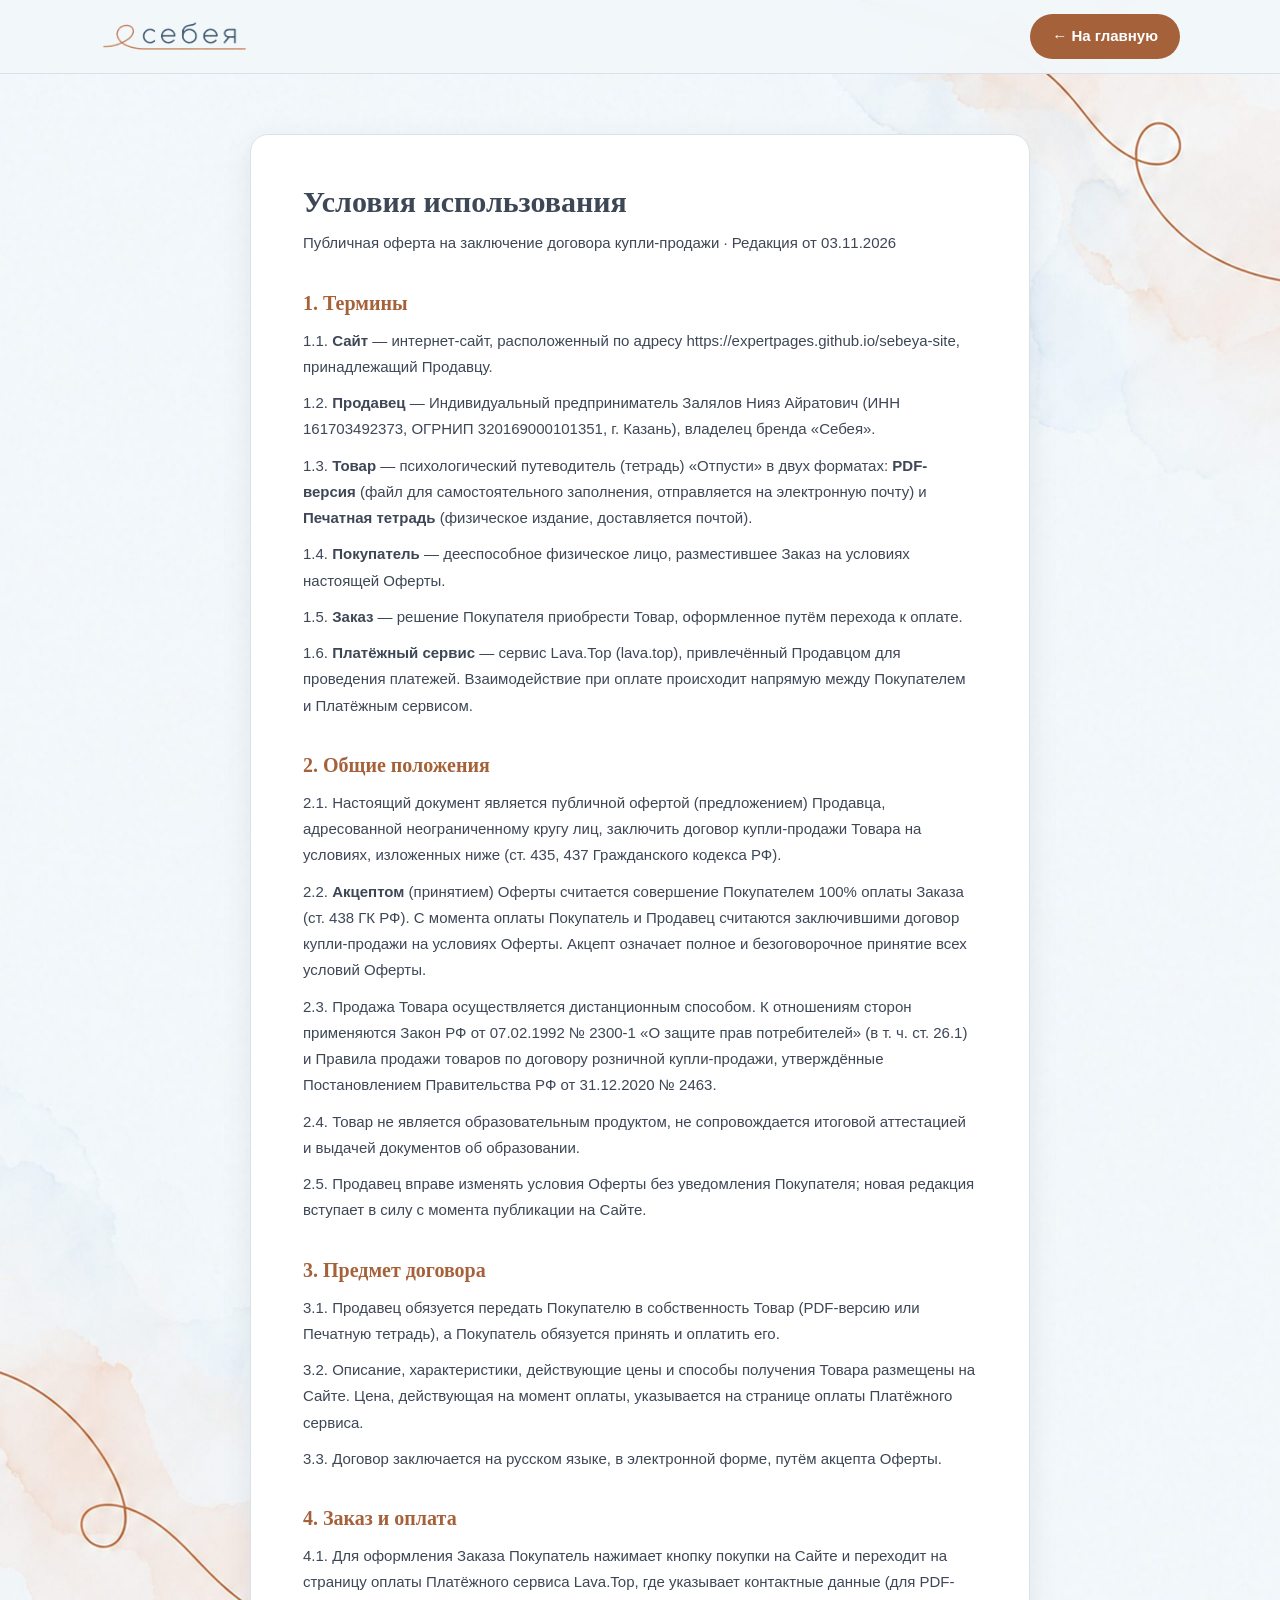
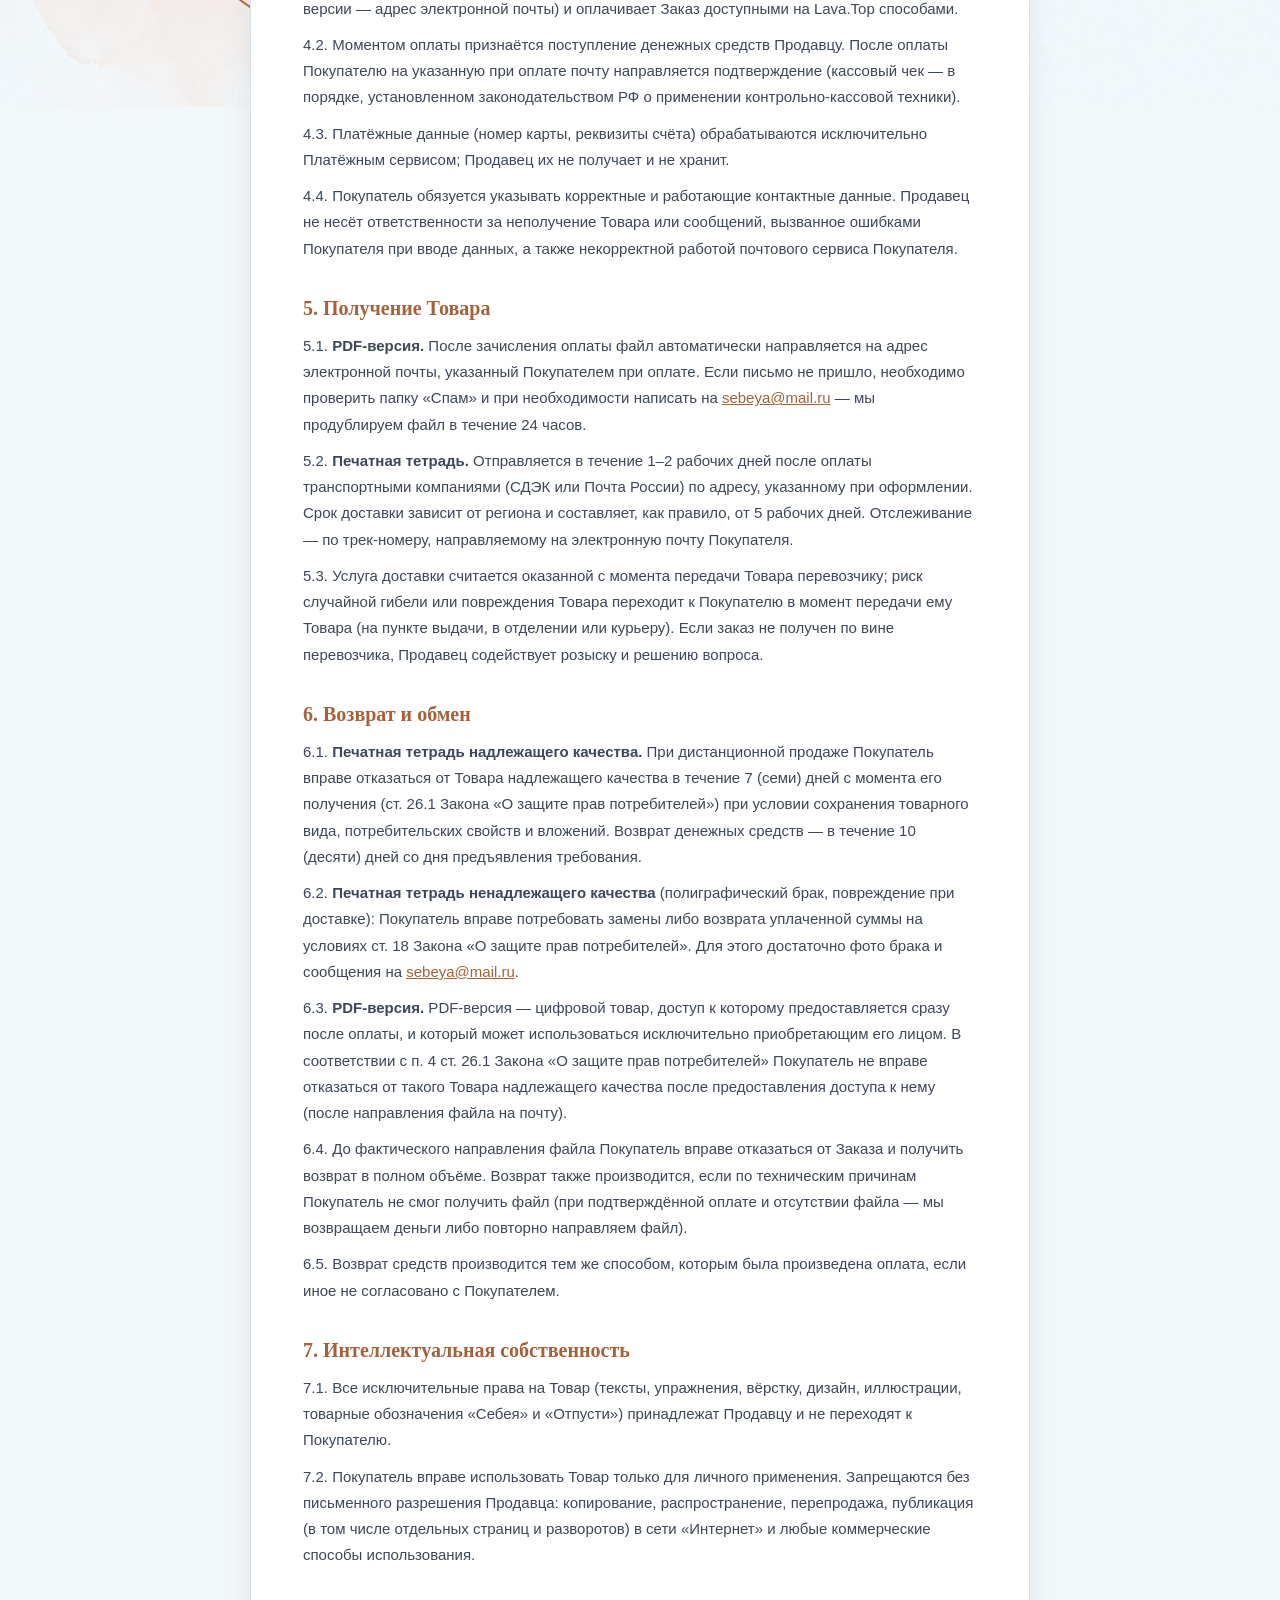
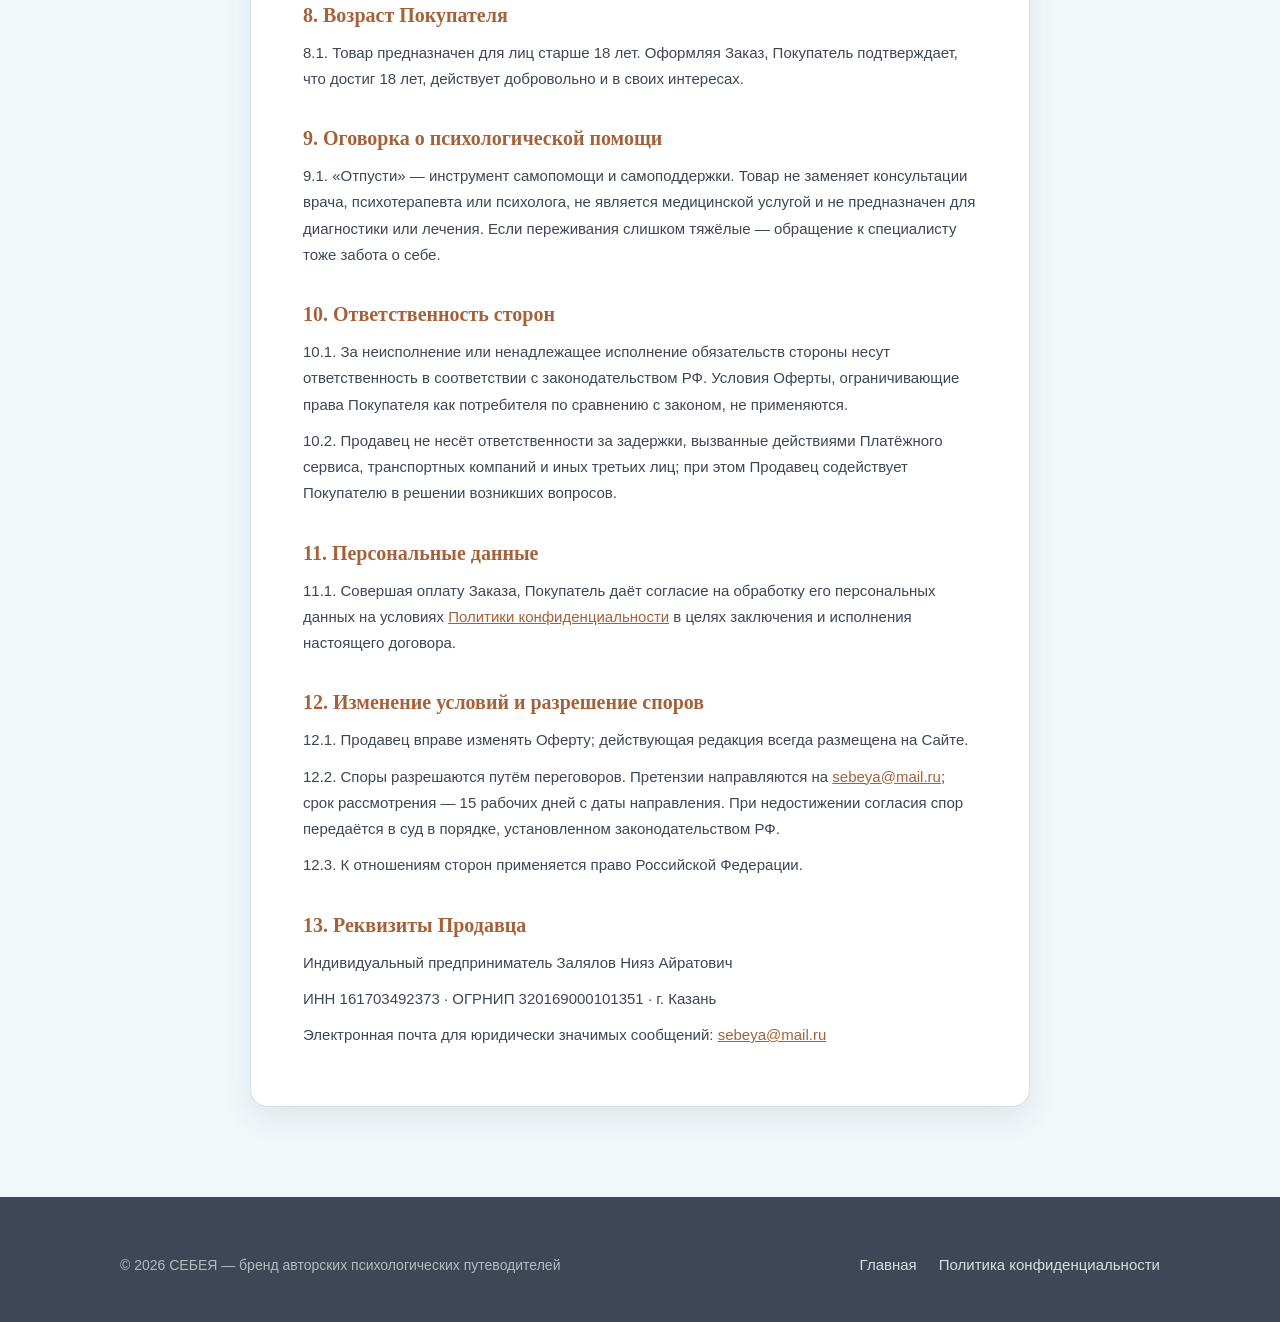
<file: usloviya-ispolzovaniya.html>
<!DOCTYPE html>
<html lang="ru">
<head>
  <meta charset="UTF-8">
  <meta name="viewport" content="width=device-width, initial-scale=1.0">
  <title>Условия использования | Себея</title>
  <meta name="description" content="Условия использования сайта и публичная оферта на покупку тетради «Отпусти»: порядок оплаты, доставки, возврата и обмена.">
  <link rel="stylesheet" href="css/style.css?v=11">
  <link rel="icon" type="image/svg+xml" href="img/logo.svg">
  <style>
    .doc-wrap { padding: 60px 0 90px; }
    .doc-card {
      max-width: 780px;
      margin: 0 auto;
      background: var(--white);
      border: 1px solid var(--line);
      border-radius: var(--radius);
      box-shadow: var(--shadow);
      padding: 48px 52px;
    }
    .doc-card h1 { font-size: 30px; margin-bottom: 10px; }
    .doc-updated { font-size: 13.5px; color: var(--muted); margin-bottom: 30px; }
    .doc-card h2 { font-size: 20px; color: var(--primary); margin: 34px 0 12px; }
    .doc-card h3 { font-size: 16.5px; margin: 20px 0 8px; }
    .doc-card p, .doc-card li { font-size: 15px; line-height: 1.75; color: var(--text); }
    .doc-card p { margin-bottom: 10px; }
    .doc-card ol, .doc-card ul { padding-left: 22px; margin-bottom: 12px; }
    .doc-card li { margin-bottom: 7px; }
    .doc-card a { color: var(--primary); }
    .fill {
      background: #FDF3E4;
      border-radius: 4px;
      padding: 1px 5px;
      font-weight: bold;
    }
    @media (max-width: 600px) {
      .doc-card { padding: 30px 20px; }
      .doc-card h1 { font-size: 25px; }
    }
  </style>

  <!-- Yandex.Metrika counter -->
  <script type="text/javascript">
      (function(m,e,t,r,i,k,a){
          m[i]=m[i]||function(){(m[i].a=m[i].a||[]).push(arguments)};
          m[i].l=1*new Date();
          for (var j = 0; j < document.scripts.length; j++) {if (document.scripts[j].src === r) { return; }}
          k=e.createElement(t),a=e.getElementsByTagName(t)[0],k.async=1,k.src=r,a.parentNode.insertBefore(k,a)
      })(window, document,'script','https://mc.yandex.ru/metrika/tag.js?id=113660247', 'ym');

      ym(113660247, 'init', {ssr:true, webvisor:true, clickmap:true, ecommerce:"dataLayer", referrer: document.referrer, url: location.href, accurateTrackBounce:true, trackLinks:true});
  </script>
  <!-- /Yandex.Metrika counter -->

  <!-- Meta Pixel Code -->
  <script>
  !function(f,b,e,v,n,t,s)
  {if(f.fbq)return;n=f.fbq=function(){n.callMethod?
  n.callMethod.apply(n,arguments):n.queue.push(arguments)};
  if(!f._fbq)f._fbq=n;n.push=n;n.loaded=!0;n.version='2.0';
  n.queue=[];t=b.createElement(e);t.async=!0;
  t.src=v;s=b.getElementsByTagName(e)[0];
  s.parentNode.insertBefore(t,s)}(window, document,'script',
  'https://connect.facebook.net/en_US/fbevents.js');
  fbq('init', '1431070221989734');
  fbq('track', 'PageView');
  </script>
  <noscript><img height="1" width="1" style="display:none"
  src="https://www.facebook.com/tr?id=1431070221989734&ev=PageView&noscript=1"
  /></noscript>
  <!-- End Meta Pixel Code -->
</head>
<body>
  <noscript><div><img src="https://mc.yandex.ru/watch/113660247" style="position:absolute; left:-9999px;" alt="" /></div></noscript>

  <!-- Шапка -->
  <header class="site-header">
    <div class="container header-inner">
      <a class="logo" href="index.html"><img src="img/logo.png" alt="Себея"></a>
      <a class="header-cta" href="index.html">← На главную</a>
    </div>
  </header>

  <main class="doc-wrap">
    <div class="container">
      <div class="doc-card">
        <h1>Условия использования</h1>
        <p class="doc-updated">Публичная оферта на заключение договора купли-продажи · Редакция от 03.11.2026</p>

        <h2>1. Термины</h2>
        <p>1.1. <b>Сайт</b> — интернет-сайт, расположенный по адресу https://expertpages.github.io/sebeya-site, принадлежащий Продавцу.</p>
        <p>1.2. <b>Продавец</b> — Индивидуальный предприниматель Залялов Нияз Айратович (ИНН 161703492373, ОГРНИП 320169000101351, г. Казань), владелец бренда «Себея».</p>
        <p>1.3. <b>Товар</b> — психологический путеводитель (тетрадь) «Отпусти» в двух форматах: <b>PDF-версия</b> (файл для самостоятельного заполнения, отправляется на электронную почту) и <b>Печатная тетрадь</b> (физическое издание, доставляется почтой).</p>
        <p>1.4. <b>Покупатель</b> — дееспособное физическое лицо, разместившее Заказ на условиях настоящей Оферты.</p>
        <p>1.5. <b>Заказ</b> — решение Покупателя приобрести Товар, оформленное путём перехода к оплате.</p>
        <p>1.6. <b>Платёжный сервис</b> — сервис Lava.Top (lava.top), привлечённый Продавцом для проведения платежей. Взаимодействие при оплате происходит напрямую между Покупателем и Платёжным сервисом.</p>

        <h2>2. Общие положения</h2>
        <p>2.1. Настоящий документ является публичной офертой (предложением) Продавца, адресованной неограниченному кругу лиц, заключить договор купли-продажи Товара на условиях, изложенных ниже (ст. 435, 437 Гражданского кодекса РФ).</p>
        <p>2.2. <b>Акцептом</b> (принятием) Оферты считается совершение Покупателем 100% оплаты Заказа (ст. 438 ГК РФ). С момента оплаты Покупатель и Продавец считаются заключившими договор купли-продажи на условиях Оферты. Акцепт означает полное и безоговорочное принятие всех условий Оферты.</p>
        <p>2.3. Продажа Товара осуществляется дистанционным способом. К отношениям сторон применяются Закон РФ от 07.02.1992 № 2300-1 «О защите прав потребителей» (в т. ч. ст. 26.1) и Правила продажи товаров по договору розничной купли-продажи, утверждённые Постановлением Правительства РФ от 31.12.2020 № 2463.</p>
        <p>2.4. Товар не является образовательным продуктом, не сопровождается итоговой аттестацией и выдачей документов об образовании.</p>
        <p>2.5. Продавец вправе изменять условия Оферты без уведомления Покупателя; новая редакция вступает в силу с момента публикации на Сайте.</p>

        <h2>3. Предмет договора</h2>
        <p>3.1. Продавец обязуется передать Покупателю в собственность Товар (PDF-версию или Печатную тетрадь), а Покупатель обязуется принять и оплатить его.</p>
        <p>3.2. Описание, характеристики, действующие цены и способы получения Товара размещены на Сайте. Цена, действующая на момент оплаты, указывается на странице оплаты Платёжного сервиса.</p>
        <p>3.3. Договор заключается на русском языке, в электронной форме, путём акцепта Оферты.</p>

        <h2>4. Заказ и оплата</h2>
        <p>4.1. Для оформления Заказа Покупатель нажимает кнопку покупки на Сайте и переходит на страницу оплаты Платёжного сервиса Lava.Top, где указывает контактные данные (для PDF-версии — адрес электронной почты) и оплачивает Заказ доступными на Lava.Top способами.</p>
        <p>4.2. Моментом оплаты признаётся поступление денежных средств Продавцу. После оплаты Покупателю на указанную при оплате почту направляется подтверждение (кассовый чек — в порядке, установленном законодательством РФ о применении контрольно-кассовой техники).</p>
        <p>4.3. Платёжные данные (номер карты, реквизиты счёта) обрабатываются исключительно Платёжным сервисом; Продавец их не получает и не хранит.</p>
        <p>4.4. Покупатель обязуется указывать корректные и работающие контактные данные. Продавец не несёт ответственности за неполучение Товара или сообщений, вызванное ошибками Покупателя при вводе данных, а также некорректной работой почтового сервиса Покупателя.</p>

        <h2>5. Получение Товара</h2>
        <p>5.1. <b>PDF-версия.</b> После зачисления оплаты файл автоматически направляется на адрес электронной почты, указанный Покупателем при оплате. Если письмо не пришло, необходимо проверить папку «Спам» и при необходимости написать на <a href="mailto:sebeya@mail.ru">sebeya@mail.ru</a> — мы продублируем файл в течение 24 часов.</p>
        <p>5.2. <b>Печатная тетрадь.</b> Отправляется в течение 1–2 рабочих дней после оплаты транспортными компаниями (СДЭК или Почта России) по адресу, указанному при оформлении. Срок доставки зависит от региона и составляет, как правило, от 5 рабочих дней. Отслеживание — по трек-номеру, направляемому на электронную почту Покупателя.</p>
        <p>5.3. Услуга доставки считается оказанной с момента передачи Товара перевозчику; риск случайной гибели или повреждения Товара переходит к Покупателю в момент передачи ему Товара (на пункте выдачи, в отделении или курьеру). Если заказ не получен по вине перевозчика, Продавец содействует розыску и решению вопроса.</p>

        <h2>6. Возврат и обмен</h2>
        <p>6.1. <b>Печатная тетрадь надлежащего качества.</b> При дистанционной продаже Покупатель вправе отказаться от Товара надлежащего качества в течение 7 (семи) дней с момента его получения (ст. 26.1 Закона «О защите прав потребителей») при условии сохранения товарного вида, потребительских свойств и вложений. Возврат денежных средств — в течение 10 (десяти) дней со дня предъявления требования.</p>
        <p>6.2. <b>Печатная тетрадь ненадлежащего качества</b> (полиграфический брак, повреждение при доставке): Покупатель вправе потребовать замены либо возврата уплаченной суммы на условиях ст. 18 Закона «О защите прав потребителей». Для этого достаточно фото брака и сообщения на <a href="mailto:sebeya@mail.ru">sebeya@mail.ru</a>.</p>
        <p>6.3. <b>PDF-версия.</b> PDF-версия — цифровой товар, доступ к которому предоставляется сразу после оплаты, и который может использоваться исключительно приобретающим его лицом. В соответствии с п. 4 ст. 26.1 Закона «О защите прав потребителей» Покупатель не вправе отказаться от такого Товара надлежащего качества после предоставления доступа к нему (после направления файла на почту).</p>
        <p>6.4. До фактического направления файла Покупатель вправе отказаться от Заказа и получить возврат в полном объёме. Возврат также производится, если по техническим причинам Покупатель не смог получить файл (при подтверждённой оплате и отсутствии файла — мы возвращаем деньги либо повторно направляем файл).</p>
        <p>6.5. Возврат средств производится тем же способом, которым была произведена оплата, если иное не согласовано с Покупателем.</p>

        <h2>7. Интеллектуальная собственность</h2>
        <p>7.1. Все исключительные права на Товар (тексты, упражнения, вёрстку, дизайн, иллюстрации, товарные обозначения «Себея» и «Отпусти») принадлежат Продавцу и не переходят к Покупателю.</p>
        <p>7.2. Покупатель вправе использовать Товар только для личного применения. Запрещаются без письменного разрешения Продавца: копирование, распространение, перепродажа, публикация (в том числе отдельных страниц и разворотов) в сети «Интернет» и любые коммерческие способы использования.</p>

        <h2>8. Возраст Покупателя</h2>
        <p>8.1. Товар предназначен для лиц старше 18 лет. Оформляя Заказ, Покупатель подтверждает, что достиг 18 лет, действует добровольно и в своих интересах.</p>

        <h2>9. Оговорка о психологической помощи</h2>
        <p>9.1. «Отпусти» — инструмент самопомощи и самоподдержки. Товар не заменяет консультации врача, психотерапевта или психолога, не является медицинской услугой и не предназначен для диагностики или лечения. Если переживания слишком тяжёлые — обращение к специалисту тоже забота о себе.</p>

        <h2>10. Ответственность сторон</h2>
        <p>10.1. За неисполнение или ненадлежащее исполнение обязательств стороны несут ответственность в соответствии с законодательством РФ. Условия Оферты, ограничивающие права Покупателя как потребителя по сравнению с законом, не применяются.</p>
        <p>10.2. Продавец не несёт ответственности за задержки, вызванные действиями Платёжного сервиса, транспортных компаний и иных третьих лиц; при этом Продавец содействует Покупателю в решении возникших вопросов.</p>

        <h2>11. Персональные данные</h2>
        <p>11.1. Совершая оплату Заказа, Покупатель даёт согласие на обработку его персональных данных на условиях <a href="politika-konfidencialnosti.html">Политики конфиденциальности</a> в целях заключения и исполнения настоящего договора.</p>

        <h2>12. Изменение условий и разрешение споров</h2>
        <p>12.1. Продавец вправе изменять Оферту; действующая редакция всегда размещена на Сайте.</p>
        <p>12.2. Споры разрешаются путём переговоров. Претензии направляются на <a href="mailto:sebeya@mail.ru">sebeya@mail.ru</a>; срок рассмотрения — 15 рабочих дней с даты направления. При недостижении согласия спор передаётся в суд в порядке, установленном законодательством РФ.</p>
        <p>12.3. К отношениям сторон применяется право Российской Федерации.</p>

        <h2>13. Реквизиты Продавца</h2>
        <p>Индивидуальный предприниматель Залялов Нияз Айратович</p>
        <p>ИНН 161703492373 · ОГРНИП 320169000101351 · г. Казань</p>
        <p>Электронная почта для юридически значимых сообщений: <a href="mailto:sebeya@mail.ru">sebeya@mail.ru</a></p>
      </div>
    </div>
  </main>

  <footer class="site-footer">
    <div class="container footer-inner">
      <div>© 2026 СЕБЕЯ — бренд авторских психологических путеводителей</div>
      <div class="footer-links">
        <a href="index.html">Главная</a>
        <a href="politika-konfidencialnosti.html">Политика конфиденциальности</a>
      </div>
    </div>
  </footer>

  <script src="js/main.js?v=13"></script>
</body>
</html>
</file>
<file: css/style.css>
/* ============================================================
   СЕБЕЯ — бренд авторских психологических путеводителей
   Палитра из логотипа: нежно-голубоватый фон, чернильные
   буквы, медная петля
   ============================================================ */

:root {
  --bg: #F2F7FA;
  --bg-soft: #E7EEF4;
  --text: #3E4756;
  --primary: #A5623A;
  --primary-dark: #8A4E2C;
  --secondary: #556070;
  --muted: #7E8A99;
  --line: #D9E2EA;
  --white: #FFFFFF;
  --shadow: 0 10px 30px rgba(62, 71, 86, 0.10);
  --radius: 18px;
}

* { box-sizing: border-box; margin: 0; padding: 0; }

html { scroll-behavior: smooth; }

body {
  font-family: "Trebuchet MS", Verdana, Arial, sans-serif;
  background-color: var(--bg);
  background-image: url("../img/bg.jpg");
  background-repeat: no-repeat;
  background-position: center top;
  background-size: cover;
  background-attachment: fixed;
  color: var(--text);
  line-height: 1.65;
  font-size: 17px;
}

h1, h2, h3 { font-family: Georgia, "Times New Roman", serif; line-height: 1.25; }

img { max-width: 100%; display: block; }

a { color: var(--primary); }
a:hover { color: var(--primary-dark); }

.container { max-width: 1080px; margin: 0 auto; padding: 0 20px; }

/* ---------- Кнопки ---------- */

.btn {
  display: inline-block;
  border: none;
  cursor: pointer;
  text-decoration: none;
  font-family: inherit;
  font-size: 17px;
  font-weight: bold;
  padding: 15px 32px;
  border-radius: 999px;
  transition: transform 0.15s ease, background 0.15s ease, box-shadow 0.15s ease;
  text-align: center;
}

.btn-primary {
  background: var(--primary);
  color: var(--white);
  box-shadow: 0 8px 20px rgba(165, 98, 58, 0.30);
}
.btn-primary:hover {
  background: var(--primary-dark);
  color: var(--white);
  transform: translateY(-2px);
}

.btn-ghost {
  background: transparent;
  color: var(--primary);
  border: 2px solid var(--primary);
}
.btn-ghost:hover { background: rgba(165, 98, 58, 0.08); color: var(--primary-dark); }

.btn-block { display: block; width: 100%; }
.btn:disabled { opacity: 0.5; cursor: not-allowed; transform: none; }

/* ---------- Шапка ---------- */

.site-header {
  position: sticky;
  top: 0;
  z-index: 50;
  background: rgba(242, 247, 250, 0.95);
  backdrop-filter: blur(6px);
  border-bottom: 1px solid var(--line);
}

.header-inner {
  display: flex;
  align-items: center;
  justify-content: space-between;
  gap: 20px;
  padding: 14px 0;
}

.logo {
  display: inline-flex;
  align-items: center;
  flex-shrink: 0;
  text-decoration: none;
}
.logo img {
  height: 34px;
  width: auto;
  display: block;
}

.main-nav { display: flex; gap: 26px; flex-wrap: wrap; }
.main-nav a {
  color: var(--muted);
  text-decoration: none;
  font-size: 15px;
}
.main-nav a:hover { color: var(--primary); }

.header-cta {
  background: var(--primary);
  color: var(--white);
  border-radius: 999px;
  padding: 10px 22px;
  font-weight: bold;
  text-decoration: none;
  font-size: 15px;
  transition: background 0.15s, transform 0.15s;
}
.header-cta:hover { background: var(--primary-dark); color: var(--white); transform: translateY(-1px); }

/* Кнопка-гамбургер (видна только на телефоне) */
.nav-toggle {
  display: none;
  width: 42px;
  height: 42px;
  border: 2px solid var(--primary);
  border-radius: 12px;
  background: transparent;
  color: var(--primary);
  font-size: 18px;
  line-height: 1;
  cursor: pointer;
  flex-shrink: 0;
}

/* ---------- Hero ---------- */

.hero { padding: 70px 0 80px; }

.hero-grid {
  display: grid;
  grid-template-columns: 1.1fr 0.9fr;
  gap: 50px;
  align-items: center;
}

.eyebrow {
  display: inline-block;
  background: var(--bg-soft);
  border-radius: 999px;
  padding: 7px 16px;
  font-size: 14px;
  letter-spacing: 2px;
  text-transform: uppercase;
  color: var(--secondary);
  font-weight: bold;
  margin-bottom: 22px;
}

.hero h1 { font-size: 44px; margin-bottom: 20px; }
.hero h1 em { color: var(--primary); font-style: normal; }

.lead { font-size: 19px; color: var(--muted); margin-bottom: 30px; max-width: 520px; }

.hero-actions { display: flex; align-items: center; gap: 14px; flex-wrap: wrap; margin-bottom: 22px; }

.hero-note { font-size: 14px; color: var(--muted); }

.hero-image { position: relative; }
.hero-image img { border-radius: var(--radius); box-shadow: var(--shadow); }

/* ---------- Секции ---------- */

.section { padding: 70px 0; }
.section-alt { background: var(--bg-soft); }

.section-title {
  font-size: 34px;
  text-align: center;
  margin-bottom: 16px;
}
.section-sub {
  text-align: center;
  color: var(--muted);
  max-width: 640px;
  margin: 0 auto 46px;
}

/* ---------- Блок «знакомо?» ---------- */

.pains-grid {
  display: grid;
  grid-template-columns: repeat(3, 1fr);
  gap: 22px;
}

.pain {
  background: var(--white);
  border-radius: var(--radius);
  padding: 28px;
  box-shadow: var(--shadow);
}
.pain h3 { font-size: 20px; margin-bottom: 10px; }
.pain p { color: var(--muted); font-size: 15px; }
.pain .num {
  display: inline-flex;
  width: 42px; height: 42px;
  border-radius: 50%;
  background: rgba(165, 98, 58, 0.14);
  color: var(--primary);
  align-items: center;
  justify-content: center;
  font-weight: bold;
  font-size: 18px;
  margin-bottom: 14px;
  font-family: Georgia, serif;
}

/* ---------- Что внутри ---------- */

.parts { display: grid; grid-template-columns: repeat(2, 1fr); gap: 22px; }

.part {
  display: flex;
  gap: 20px;
  background: var(--white);
  border-radius: var(--radius);
  padding: 26px;
  box-shadow: var(--shadow);
  align-items: flex-start;
}
.part-icon {
  flex: none;
  width: 64px;
  display: flex;
  align-items: center;
  justify-content: center;
}
.part-icon img { width: 100%; height: auto; display: block; }

/* ---------- Декоративные полосы и разделители ---------- */

.decor-band {
  display: flex;
  justify-content: center;
  padding: 0 20px 26px;
}
.decor-band img {
  width: min(430px, 86vw);
  height: auto;
}

.section-divider {
  display: flex;
  justify-content: center;
  padding-top: 46px;
}
.section-divider img {
  width: min(680px, 92%);
  height: auto;
  opacity: 0.9;
}
.part h3 { font-size: 19px; margin-bottom: 6px; }
.part p { color: var(--muted); font-size: 15px; }

/* ---------- Преимущества ---------- */

.features-grid {
  display: grid;
  grid-template-columns: repeat(3, 1fr);
  gap: 22px;
}
.feature {
  text-align: center;
  padding: 30px 20px;
  background: var(--white);
  border-radius: var(--radius);
  box-shadow: var(--shadow);
}
.feature .icon {
  font-size: 40px;
  display: block;
  margin-bottom: 12px;
}
.feature h3 { font-size: 18px; margin-bottom: 8px; }
.feature p { font-size: 14px; color: var(--muted); }

/* ---------- Карточки товаров (PDF / печатная) ---------- */

.plan-cards { display: grid; grid-template-columns: repeat(2, 1fr); gap: 26px; align-items: stretch; }

.plan {
  position: relative;
  background: var(--white);
  border: 2px solid var(--line);
  border-radius: var(--radius);
  padding: 36px 32px;
  box-shadow: var(--shadow);
  display: flex;
  flex-direction: column;
  text-align: center;
}
.plan.best { border: 3px solid var(--primary); }

.plan-badge {
  position: absolute;
  top: -15px;
  left: 50%;
  transform: translateX(-50%);
  background: var(--primary);
  color: var(--white);
  border-radius: 999px;
  padding: 6px 18px;
  font-size: 13px;
  font-weight: bold;
  letter-spacing: 1px;
  text-transform: uppercase;
  white-space: nowrap;
}

.plan .plan-name { font-size: 14px; font-weight: bold; letter-spacing: 2px; text-transform: uppercase; color: var(--muted); }
.plan .plan-price { font-family: Georgia, serif; font-size: 42px; margin: 12px 0 4px; }
.plan .plan-old { color: var(--muted); text-decoration: line-through; font-size: 16px; margin-bottom: 4px; }
.plan .plan-save { font-size: 14px; color: var(--primary); font-weight: bold; margin-bottom: 18px; }
.plan ul { list-style: none; text-align: left; margin-bottom: 24px; flex: 1; }
.plan li { padding: 7px 0; font-size: 15px; }
.plan li::before { content: "✓"; color: var(--primary); font-weight: bold; margin-right: 10px; }
.plan li.deny::before { content: "—"; color: var(--muted); }

.plan .btn { width: 100%; }

/* ---------- Сравнение с психологом ---------- */

.compare-grid { display: grid; grid-template-columns: repeat(2, 1fr); gap: 26px; align-items: stretch; }

.compare-note {
  text-align: center;
  font-size: 15px;
  color: var(--muted);
  max-width: 720px;
  margin: 30px auto 0;
}

.compare-gain {
  display: flex;
  justify-content: center;
  gap: 40px;
  flex-wrap: wrap;
  margin-top: 34px;
}
.gain-item {
  background: var(--white);
  border-radius: 16px;
  box-shadow: var(--shadow);
  padding: 20px 30px;
  text-align: center;
}
.gain-item .gain-num { font-family: Georgia, serif; font-size: 30px; font-weight: bold; color: var(--primary); }
.gain-item .gain-label { font-size: 14px; color: var(--muted); }

/* ---------- Как получишь ---------- */

.steps { display: grid; grid-template-columns: repeat(3, 1fr); gap: 22px; counter-reset: step; }
.step {
  position: relative;
  background: var(--white);
  border-radius: var(--radius);
  padding: 30px 26px;
  box-shadow: var(--shadow);
}
.step::before {
  counter-increment: step;
  content: counter(step);
  position: absolute;
  top: -18px; left: 26px;
  background: var(--primary);
  color: var(--white);
  width: 36px; height: 36px;
  border-radius: 50%;
  display: flex;
  align-items: center;
  justify-content: center;
  font-weight: bold;
  font-family: Georgia, serif;
  font-size: 18px;
}
.step h3 { font-size: 19px; margin-bottom: 8px; margin-top: 8px; }
.step p { font-size: 15px; color: var(--muted); }

/* ---------- Отзывы ---------- */

.reviews-grid { display: grid; grid-template-columns: repeat(3, 1fr); gap: 22px; align-items: center; }

/* Карточки реальных отзывов (скрины, как на чекаутах) */
.review-card {
  background: var(--white);
  border-radius: var(--radius);
  box-shadow: var(--shadow);
  padding: 12px;
  margin: 0;
  display: flex;
  flex-direction: column;
}
.review-card img {
  width: 100%;
  height: auto;
  border-radius: 10px;
  display: block;
}
.review {
  background: var(--white);
  border-radius: var(--radius);
  padding: 28px;
  box-shadow: var(--shadow);
  display: flex;
  flex-direction: column;
  gap: 14px;
}
.review .stars { color: #E8A93C; letter-spacing: 3px; font-size: 18px; }
.review p { font-size: 15px; flex: 1; }
.review-author {
  display: flex;
  align-items: center;
  gap: 12px;
  font-size: 14px;
  color: var(--muted);
  font-weight: bold;
}
.review-author img {
  width: 44px;
  height: auto;
  display: block;
}

/* ---------- FAQ ---------- */

.faq { max-width: 760px; margin: 0 auto; }
.faq details {
  background: var(--white);
  border-radius: 14px;
  box-shadow: var(--shadow);
  margin-bottom: 14px;
  padding: 0 26px;
  overflow: hidden;
}
.faq summary {
  cursor: pointer;
  list-style: none;
  font-weight: bold;
  font-size: 17px;
  padding: 20px 0;
  position: relative;
}
.faq summary::after {
  content: "+";
  position: absolute;
  right: 4px; top: 50%;
  transform: translateY(-50%);
  font-size: 24px;
  color: var(--primary);
}
.faq details[open] summary::after { content: "–"; }
.faq details p { padding: 0 0 20px; color: var(--muted); font-size: 15px; }

/* ---------- Финальный CTA ---------- */

.final-cta {
  background: linear-gradient(135deg, var(--primary) 0%, var(--primary-dark) 100%);
  color: var(--white);
  text-align: center;
  padding: 80px 0;
  border-radius: 28px;
  margin: 70px 20px;
}
.final-cta h2 { font-size: 36px; margin-bottom: 14px; }
.final-cta p { opacity: 0.9; max-width: 560px; margin: 0 auto 30px; }
.final-cta-actions { display: flex; justify-content: center; gap: 14px; flex-wrap: wrap; }
.final-cta .btn { background: var(--white); color: var(--primary-dark); }
.final-cta .btn:hover { background: var(--bg-soft); transform: translateY(-2px); }
.final-cta .btn-ghost {
  background: transparent;
  color: var(--white);
  border: 2px solid rgba(255, 255, 255, 0.85);
}
.final-cta .btn-ghost:hover { background: rgba(255, 255, 255, 0.12); color: var(--white); }

/* ---------- Подвал (тёмный, три колонки) ---------- */

.site-footer {
  background: var(--text);
  padding: 56px 0 44px;
  color: rgba(242, 247, 250, 0.65);
  font-size: 14px;
}

.footer-grid {
  display: grid;
  grid-template-columns: 1.3fr 1fr 1fr;
  gap: 44px;
  align-items: start;
}

.footer-logo {
  font-family: Georgia, "Times New Roman", serif;
  font-size: 30px;
  color: var(--white);
  margin-bottom: 4px;
}
.footer-tagline {
  margin: 0 0 20px;
  color: rgba(242, 247, 250, 0.55);
  font-size: 15px;
}
.footer-copy { font-size: 13px; color: rgba(242, 247, 250, 0.45); margin: 0; }

.footer-col h4 {
  color: rgba(242, 247, 250, 0.5);
  font-size: 13px;
  font-weight: bold;
  letter-spacing: 1.6px;
  text-transform: uppercase;
  margin-bottom: 16px;
}

.footer-links { display: flex; flex-direction: column; gap: 11px; }
.footer-links a { color: rgba(242, 247, 250, 0.85); text-decoration: none; font-size: 15px; }
.footer-links a:hover { color: var(--white); }

.footer-mail {
  display: block;
  font-size: 21px;
  font-weight: bold;
  color: var(--white);
  text-decoration: none;
  word-break: break-all;
  margin-bottom: 10px;
}
.footer-mail:hover { text-decoration: underline; color: var(--white); }
.footer-note { font-size: 13px; color: rgba(242, 247, 250, 0.55); margin: 0; line-height: 1.55; }

/* Старая структура подвала (страница «Контакты») на тёмном фоне */
.footer-inner {
  display: flex;
  justify-content: space-between;
  align-items: center;
  gap: 20px;
  flex-wrap: wrap;
}
.footer-inner .footer-links { flex-direction: row; gap: 22px; }

@media (max-width: 780px) {
  .footer-grid { grid-template-columns: 1fr; gap: 30px; }
}

/* ---------- Пролистайте тетрадь (карточки презентации) ---------- */

.preview-row {
  display: flex;
  gap: 18px;
  overflow-x: auto;
  padding: 10px 4px 22px;
  scroll-snap-type: x mandatory;
  -webkit-overflow-scrolling: touch;
}
.preview-row::-webkit-scrollbar { height: 8px; }
.preview-row::-webkit-scrollbar-thumb { background: var(--line); border-radius: 4px; }

.preview-card {
  flex: 0 0 auto;
  width: 460px;
  max-width: 88vw;
  border-radius: var(--radius);
  box-shadow: var(--shadow);
  scroll-snap-align: center;
  background: var(--white);
}

.preview-actions {
  text-align: center;
  margin-top: 26px;
}

/* Точки-«страницы» под пролистыванием: активная — медная, будущие — бледные */
.preview-dots {
  display: flex;
  justify-content: center;
  gap: 8px;
  margin-top: 14px;
}
.preview-dots .dot {
  width: 10px;
  height: 10px;
  padding: 0;
  border: none;
  border-radius: 50%;
  background: #C6D2DC;
  cursor: pointer;
  transition: background 0.2s, transform 0.2s;
}
.preview-dots .dot.seen { background: #9FAFBD; }
.preview-dots .dot.active { background: var(--primary); transform: scale(1.2); }

/* ---------- Уведомления ---------- */

.toast {
  position: fixed;
  bottom: 26px;
  left: 50%;
  transform: translateX(-50%) translateY(20px);
  background: var(--text);
  color: var(--white);
  padding: 14px 26px;
  border-radius: 999px;
  font-size: 15px;
  opacity: 0;
  pointer-events: none;
  transition: opacity 0.25s ease, transform 0.25s ease;
  z-index: 100;
  box-shadow: var(--shadow);
}
.toast.show { opacity: 1; transform: translateX(-50%) translateY(0); }

/* ---------- Адаптивность ---------- */

@media (max-width: 900px) {
  .hero-grid { grid-template-columns: 1fr; gap: 28px; }
  .hero h1 { font-size: 34px; }
  .pains-grid, .features-grid, .reviews-grid, .steps, .plan-cards, .compare-grid { grid-template-columns: 1fr 1fr; }
  .parts { grid-template-columns: 1fr; }

  /* Декоративная вертикальная иллюстрация после hero — только для широких экранов:
     на телефоне занимает пол-экрана пустотой, поэтому скрываем */
  .decor-band { display: none; }
}

@media (max-width: 560px) {
  .pains-grid, .features-grid, .reviews-grid, .steps, .plan-cards, .compare-grid { grid-template-columns: 1fr; }
  .compare-gain { gap: 14px; }

  /* Шапка на телефоне: гамбургер вместо меню */
  .main-nav { display: none; }
  .nav-toggle { display: block; }
  .main-nav.open {
    display: flex;
    flex-direction: column;
    position: absolute;
    top: 100%;
    left: 0;
    right: 0;
    background: var(--white);
    padding: 8px 24px 18px;
    gap: 16px;
    border-bottom: 1px solid var(--line);
    box-shadow: var(--shadow);
    z-index: 60;
  }
  .main-nav.open a { font-size: 17px; }

  .site-header .container { padding: 0 24px; }
  .header-inner { padding: 10px 0; }
  .logo img { height: 24px; }

  /* На телефоне кнопку «Выбрать формат» убираем — гамбургер встаёт у правого края */
  .header-cta { display: none; }

  /* Первый экран телефона: кнопки и край обложки видны без прокрутки */
  .hero { padding: 26px 0 34px; }
  .hero h1 { font-size: 24px; margin-bottom: 10px; }
  .lead { font-size: 14px; line-height: 1.55; margin-bottom: 16px; }
  .hero-actions { gap: 10px; margin-bottom: 10px; }
  .hero-actions .btn { flex: 1 1 auto; padding: 13px 14px; font-size: 14.5px; }
  .hero-note { font-size: 12px; margin-bottom: 0; }
  .hero-image img { margin-top: 2px; }

  /* Плашка-подпись: текст по центру, компактно */
  .eyebrow { display: block; text-align: center; font-size: 11px; padding: 5px 12px; letter-spacing: 1.4px; margin-bottom: 12px; }
}

/* ---------- Видео-история: месяц с тетрадью ---------- */

.section-story {
  background: linear-gradient(180deg, var(--bg) 0%, var(--bg-soft) 100%);
  padding: 76px 0;
}
.section-story .section-title { max-width: 720px; margin-left: auto; margin-right: auto; }
.section-story .section-sub { max-width: 620px; margin-left: auto; margin-right: auto; }

.story-player {
  position: relative;
  max-width: 860px;
  margin: 30px auto 0;
  border-radius: var(--radius);
  box-shadow: var(--shadow);
  overflow: hidden;
}
.story-player video {
  display: block;
  width: 100%;
  height: auto;
  border-radius: var(--radius);
  background: #2B333F;
}

.story-play {
  position: absolute;
  inset: 0;
  margin: auto;
  width: 88px;
  height: 88px;
  border-radius: 50%;
  border: none;
  cursor: pointer;
  background: rgba(255, 255, 255, 0.94);
  box-shadow: 0 10px 30px rgba(62, 71, 86, 0.28);
  display: flex;
  align-items: center;
  justify-content: center;
  transition: transform 0.2s ease, background 0.2s ease;
}
.story-play svg { width: 36px; height: 36px; fill: var(--primary); margin-left: 7px; }
.story-play:hover { transform: scale(1.08); background: var(--white); }
.story-player.playing .story-play { display: none; }

.story-quotes {
  display: flex;
  gap: 18px;
  justify-content: center;
  flex-wrap: wrap;
  margin-top: 32px;
}
.story-quote {
  background: var(--white);
  border-radius: 14px;
  box-shadow: var(--shadow);
  padding: 16px 22px;
  font-family: Georgia, "Times New Roman", serif;
  font-size: 16px;
  line-height: 1.5;
  color: var(--text);
  max-width: 250px;
}

@media (max-width: 640px) {
  .section-story { padding: 56px 0; }
  .story-play { width: 68px; height: 68px; }
  .story-play svg { width: 28px; height: 28px; margin-left: 5px; }
  .story-quote { max-width: 100%; font-size: 15px; }
  .story-quotes { gap: 12px; }
}
</file>
